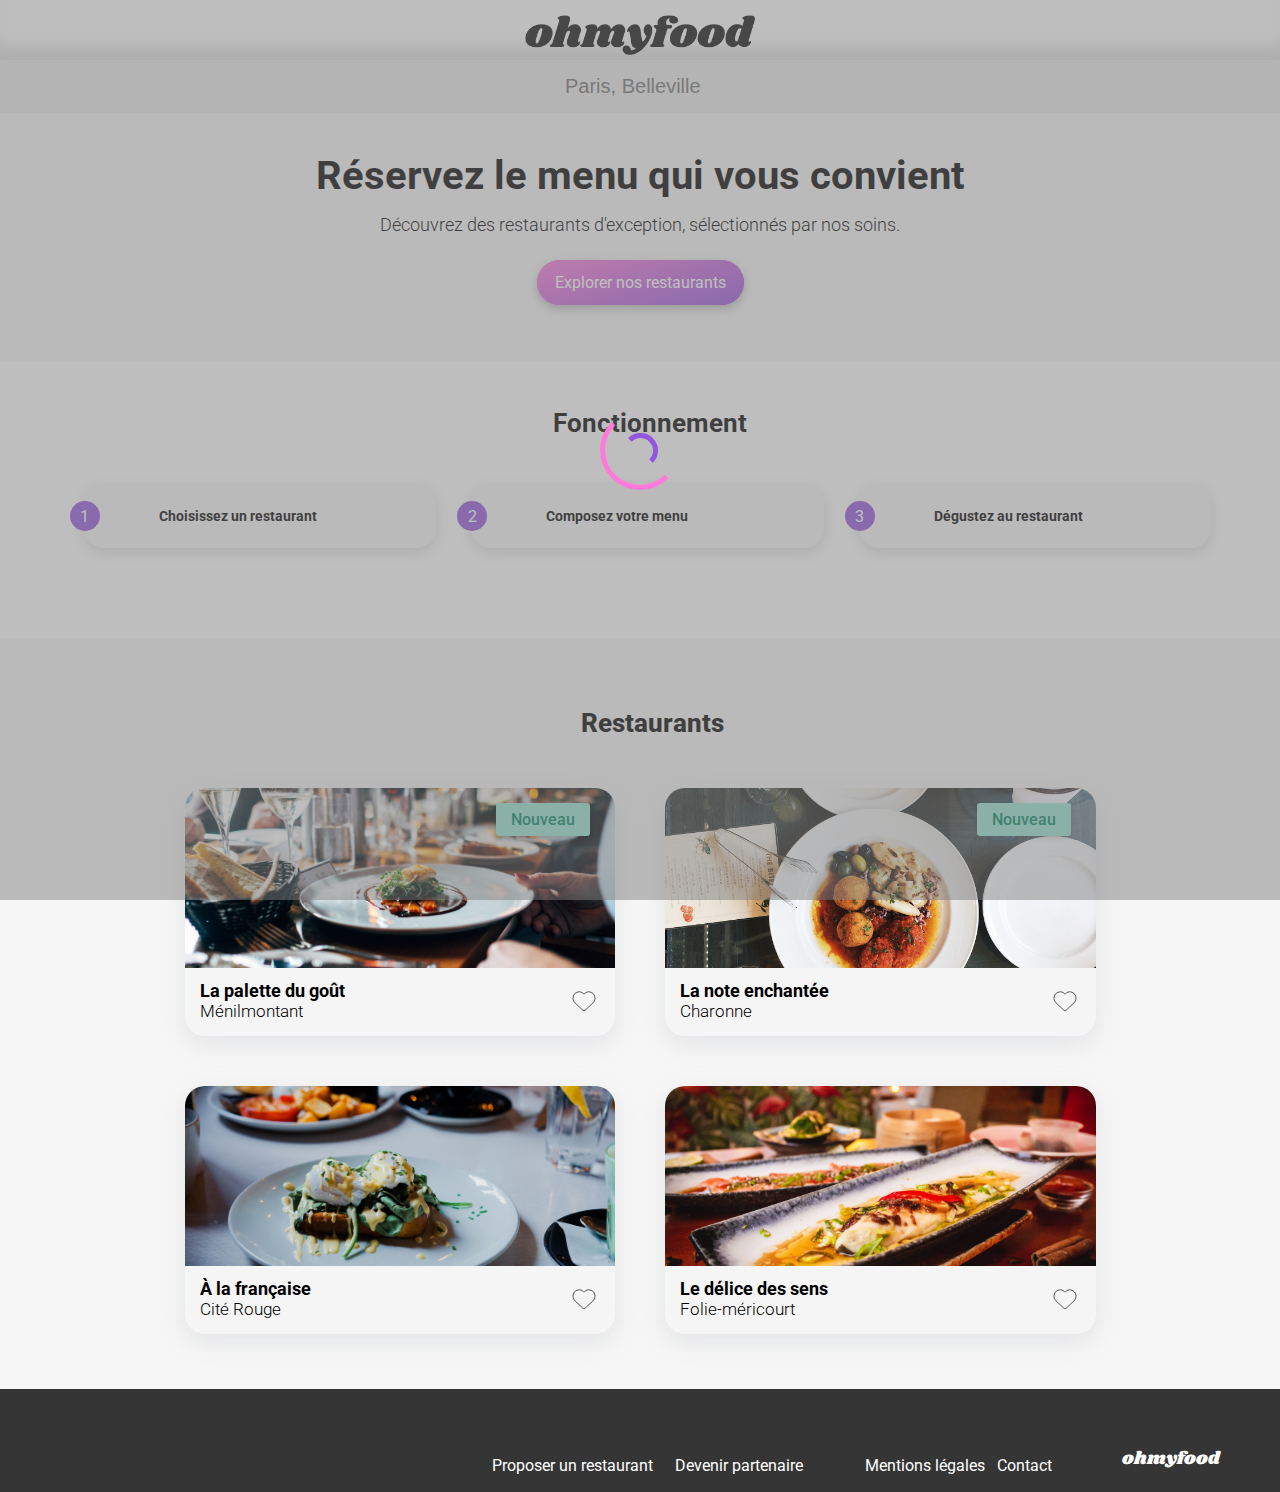
<file: index.html>
<!DOCTYPE html>
<html lang="fr">
<head>
    <meta charset="UTF-8">
    <meta name="viewport" content="width=device-width, initial-scale=1.0">
    <link rel="stylesheet" href="https://cdnjs.cloudflare.com/ajax/libs/font-awesome/6.2.1/css/all.min.css"
    integrity="sha512-MV7K8+y+gLIBoVD59lQIYicR65iaqukzvf/nwasF0nqhPay5w/9lJmVM2hMDcnK1OnMGCdVK+iQrJ7lzPJQd1w=="
    crossorigin="anonymous" referrerpolicy="no-referrer">
    <link rel="stylesheet" href="Sass/main.css">
    <title>Oh my food</title>
    <link rel="preconnect" href="https://fonts.googleapis.com">
    <link rel="preconnect" href="https://fonts.gstatic.com" crossorigin>
    <link rel="preconnect" href="https://fonts.googleapis.com">
    <link rel="preconnect" href="https://fonts.gstatic.com" crossorigin>
    <link href="https://fonts.googleapis.com/css2?family=Roboto:ital,wght@0,100;0,300;0,400;0,500;0,700;0,900;1,100;1,300;1,400;1,500;1,700;1,900&display=swap" rel="stylesheet">
    <link rel="preconnect" href="https://fonts.googleapis.com">
    <link rel="preconnect" href="https://fonts.gstatic.com" crossorigin>
    <link href="https://fonts.googleapis.com/css2?family=Shrikhand&display=swap" rel="stylesheet">
</head>

<body>
    <span class="loader"></span>
     
        
            <!--<div class="loader">         
            <i class="gros fas fa-circle-notch"></i>         
            <i class="petit fas fa-circle-notch"></i>     
        </div> -->
        
        <header class="header">
            
            <img class="header__logo" src="Assets/logo/ohmyfood.png" alt="logo">
            
        </header>
        
        <main>

           <form class="localisation">
                <i class="fa-solid fa-location-dot"></i>
                <input type="text" placeholder="Paris, Belleville" name="search">
            </form>
            
            
            <section class="explorer">
                
                <h1 class="explorer__titre" >Réservez le menu qui vous convient</h1>
                <p class="explorer__texte" >Découvrez des restaurants d'exception, sélectionnés par nos soins.</p>
                <a href="#restaurants__id" class="explorer__bouton animation__boutons" >Explorer nos restaurants</a>
                
            </section>
            
            
            <section class="fonctionnement">
                
                <h2 class="fonctionnement__titre" >Fonctionnement</h2>
                
                <div class="fonctionnement__menu">
                    
                    <article class="fonctionnement__card">
                        <div class="fonctionnement__numero"> 1 </div>
                        <span class="fonctionnement__icone" ><i class="fa-solid fa-mobile-screen-button"></i></span>
                        <h3 class="fonctionnement__texte" >Choisissez un restaurant</h3>
                    </article>
                    
                    <article class="fonctionnement__card">
                        <div class="fonctionnement__numero"> 2 </div>
                        <span class="fonctionnement__icone"><i class="fa-solid fa-list-ul"></i></span>
                        <h3 class="fonctionnement__texte">Composez votre menu</h3>
                    </article>
                    
                    <article class="fonctionnement__card">
                        <div class="fonctionnement__numero"> 3 </div>
                        <span class="fonctionnement__icone"><i class="fa-solid fa-store"></i></span>
                        <h3 class="fonctionnement__texte">Dégustez au restaurant</h3>
                    </article>
                    
                </div>
            </section>
            
            <section class="restaurants" id="restaurants__id">
                
                <h2 class="restaurants__titre" >Restaurants</h2>
                
                <div class="restaurants__card">
                    
                    <a href="restaurants/1La-palette-du-gout.html" class="restaurants__vignette">
                        <img class="restaurants__image" src="Assets/photos_restaurants/jay-wennington-N_Y88TWmGwA-unsplash.jpg" alt="La palette du goût">
                        <span class="restaurants__nouveau" >Nouveau</span>
                        
                        
                        <div class="restaurants__infos">
                            <div class="restaurants__texte">
                                <h3 class="restaurants__nom" >La palette du goût</h3>
                                <p class="restaurants__localisation" >Ménilmontant</p>
                            </div>
                            <div class="coeur">
                                <svg class="svg-inline--fa fa-heart anim" data-icon="heart" role="img" xmlns="http://www.w3.org/2000/svg" viewBox="0 0 512 512" width="">
                                <linearGradient id="myGradient" gradientTransform="rotate(90)">
                                    <stop offset="0%" stop-color="transparent" />
                                    <stop offset="100%" stop-color="transparent" />
                                </linearGradient>
                                <path fill="currentColor" 
                                d="M47.6 300.4L228.3 469.1c7.5 7 17.4 10.9 27.7 10.9s20.2-3.9 27.7-10.9L464.4 300.4c30.4-28.3 47.6-68 47.6-109.5v-5.8c0-69.9-50.5-129.5-119.4-141C347 
                                36.5 300.6 51.4 268 84L256 96 244 84c-32.6-32.6-79-47.5-124.6-39.9C50.5 55.6 0 115.2 0 185.1v5.8c0 41.5 17.2 81.2 47.6 109.5z"></path>
                            </svg>
                        </div>
                    </div>
                </a>
                
                <a href="restaurants/2La-note-enchantee.html" class="restaurants__vignette">
                    <img class="restaurants__image" src="Assets/photos_restaurants/stil-u2Lp8tXIcjw-unsplash.jpg" alt="La note enchantée">
                    <span class="restaurants__nouveau">Nouveau</span>
                    
                    <div class="restaurants__infos">
                        <div class="restaurants__texte">
                            <h3 class="restaurants__nom">La note enchantée</h3>
                            <p class="restaurants__localisation">Charonne</p>
                        </div>
                        <div class="coeur">
                            <svg class="svg-inline--fa fa-heart anim2" data-icon="heart" role="img" xmlns="http://www.w3.org/2000/svg" viewBox="0 0 512 512" width="">
                            <linearGradient id="myGradient2" gradientTransform="rotate(90)">
                                <stop offset="0%" stop-color="transparent" />
                                <stop offset="100%" stop-color="transparent" />
                            </linearGradient>
                            <path fill="currentColor" 
                            d="M47.6 300.4L228.3 469.1c7.5 7 17.4 10.9 27.7 10.9s20.2-3.9 27.7-10.9L464.4 300.4c30.4-28.3 47.6-68 47.6-109.5v-5.8c0-69.9-50.5-129.5-119.4-141C347 
                            36.5 300.6 51.4 268 84L256 96 244 84c-32.6-32.6-79-47.5-124.6-39.9C50.5 55.6 0 115.2 0 185.1v5.8c0 41.5 17.2 81.2 47.6 109.5z"></path>
                        </svg>
                    </div>
                </div>
            </a>
            
            <a href="restaurants/3A-la-francaise.html" class="restaurants__vignette">
                <img class="restaurants__image" src="Assets/photos_restaurants/toa-heftiba-DQKerTsQwi0-unsplash.jpg" alt="À la française">
                <div class="restaurants__infos">
                    <div class="restaurants__texte">
                        <h3 class="restaurants__nom">À la française</h3>
                        <p class="restaurants__localisation">Cité Rouge</p>                        
                    </div>
                    <div class="coeur">
                        <svg class="svg-inline--fa fa-heart anim3" data-icon="heart" role="img" xmlns="http://www.w3.org/2000/svg" viewBox="0 0 512 512" width="">
                        <linearGradient id="myGradient3" gradientTransform="rotate(90)">
                            <stop offset="0%" stop-color="transparent" />
                            <stop offset="100%" stop-color="transparent" />
                        </linearGradient>
                        <path fill="currentColor" 
                        d="M47.6 300.4L228.3 469.1c7.5 7 17.4 10.9 27.7 10.9s20.2-3.9 27.7-10.9L464.4 300.4c30.4-28.3 47.6-68 47.6-109.5v-5.8c0-69.9-50.5-129.5-119.4-141C347 
                        36.5 300.6 51.4 268 84L256 96 244 84c-32.6-32.6-79-47.5-124.6-39.9C50.5 55.6 0 115.2 0 185.1v5.8c0 41.5 17.2 81.2 47.6 109.5z"></path>
                    </svg>
                </div>
            </div>
        </a>
        
        <a href="restaurants/4Le-delice-des-sens.html" class="restaurants__vignette">
            <img class="restaurants__image" src="Assets/photos_restaurants/louis-hansel-shotsoflouis-qNBGVyOCY8Q-unsplash.jpg" alt="Le délice des sens">
            <div class="restaurants__infos">
                <div class="restaurants__texte">
                    <h3 class="restaurants__nom">Le délice des sens</h3>
                    <p class="restaurants__localisation">Folie-méricourt</p>                        
                </div>
                <div class="coeur">
                    <svg class="svg-inline--fa fa-heart anim4" data-icon="heart" role="img" xmlns="http://www.w3.org/2000/svg" viewBox="0 0 512 512" width="">
                    <linearGradient id="myGradient4" gradientTransform="rotate(90)">
                        <stop offset="0%" stop-color="transparent" />
                        <stop offset="100%" stop-color="transparent" />
                    </linearGradient>
                    <path fill="currentColor" 
                    d="M47.6 300.4L228.3 469.1c7.5 7 17.4 10.9 27.7 10.9s20.2-3.9 27.7-10.9L464.4 300.4c30.4-28.3 47.6-68 47.6-109.5v-5.8c0-69.9-50.5-129.5-119.4-141C347 
                    36.5 300.6 51.4 268 84L256 96 244 84c-32.6-32.6-79-47.5-124.6-39.9C50.5 55.6 0 115.2 0 185.1v5.8c0 41.5 17.2 81.2 47.6 109.5z"></path>
                </svg>
            </div>
        </div>                    
    </a>  
</div>            
</section>

</main>

<footer class="footer">
    <h3 class="footer__logo">ohmyfood</h3>
    <nav class="footer__menu">
        <a  href="">
            <i class="fa-solid fa-utensils"></i>Proposer un restaurant</a>
        
        <a href="">
            <i class="fa-solid fa-handshake-angle"></i>Devenir partenaire</a>
        
        <a class="footer__mentions" href="">Mentions légales</a>
        
        <a href="mailto:contact@ohmyfood.com">Contact</a>
    </nav>
    
</footer>

</body>
</html>
</file>
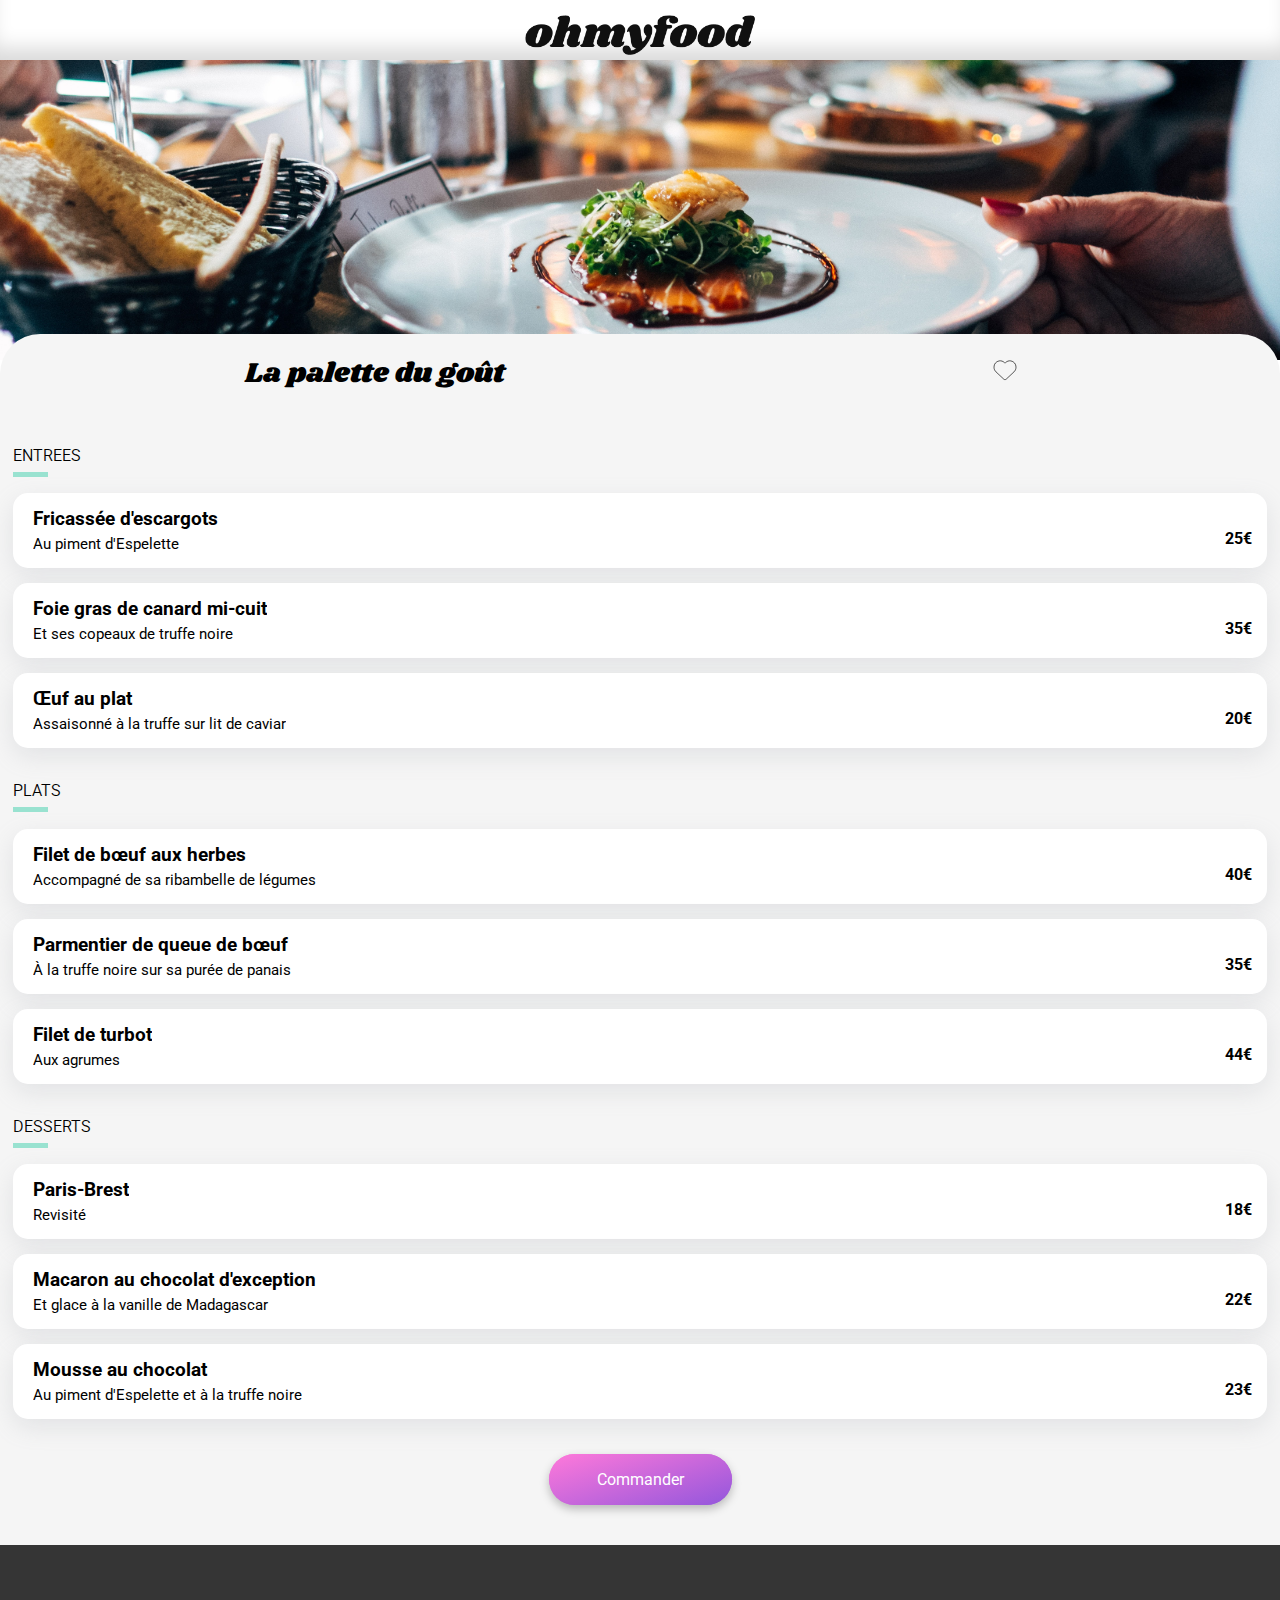
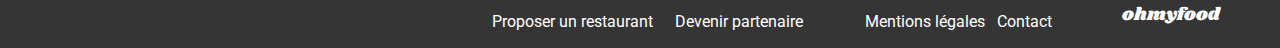
<file: restaurants/1La-palette-du-gout.html>
<!DOCTYPE html>
<html lang="fr">
<head>
    
    <meta charset="UTF-8">
    <meta name="viewport" content="width=device-width, initial-scale=1.0">
    <link rel="stylesheet" href="https://cdnjs.cloudflare.com/ajax/libs/font-awesome/6.2.1/css/all.min.css"
    integrity="sha512-MV7K8+y+gLIBoVD59lQIYicR65iaqukzvf/nwasF0nqhPay5w/9lJmVM2hMDcnK1OnMGCdVK+iQrJ7lzPJQd1w=="
    crossorigin="anonymous" referrerpolicy="no-referrer">
    <link rel="stylesheet" href="../Sass/main.css">
    
    <link rel="preconnect" href="https://fonts.googleapis.com">
    <link rel="preconnect" href="https://fonts.gstatic.com" crossorigin>
    <link rel="preconnect" href="https://fonts.googleapis.com">
    <link rel="preconnect" href="https://fonts.gstatic.com" crossorigin>
    <link href="https://fonts.googleapis.com/css2?family=Roboto:ital,wght@0,100;0,300;0,400;0,500;0,700;0,900;1,100;1,300;1,400;1,500;1,700;1,900&display=swap" rel="stylesheet">
    <link rel="preconnect" href="https://fonts.googleapis.com">
    <link rel="preconnect" href="https://fonts.gstatic.com" crossorigin>
    <link href="https://fonts.googleapis.com/css2?family=Shrikhand&display=swap" rel="stylesheet">
    <title>La palette du goût</title>
</head>


<body>
    
    <header class="header">
        <a href="../index.html"><i class="fa-solid fa-arrow-left"></i></a>
        <img class="header__logo" src="../Assets/logo/ohmyfood.png" alt="">
    </header>
    
    <main>
        
        <img class="menu__photo" src="../Assets/photos_restaurants/jay-wennington-N_Y88TWmGwA-unsplash.jpg" alt="La palette du goût">
        
        <section class="menu">            
            
            <div class="menu__titre">
                <h1>La palette du goût</h1>
                <div class="coeur">
                    <svg class="svg-inline--fa fa-heart anim"
                    id="heart"
                    data-icon="heart" role="img" xmlns="http://www.w3.org/2000/svg" viewBox="0 0 512 512" width="">
                    <linearGradient id="myGradient" gradientTransform="rotate(90)">
                        <stop offset="0%" stop-color="transparent" />
                        <stop offset="100%" stop-color="transparent" />
                    </linearGradient>
                    <path fill="currentColor" 
                    d="M47.6 300.4L228.3 469.1c7.5 7 17.4 10.9 27.7 10.9s20.2-3.9 27.7-10.9L464.4 300.4c30.4-28.3 47.6-68 47.6-109.5v-5.8c0-69.9-50.5-129.5-119.4-141C347 
                    36.5 300.6 51.4 268 84L256 96 244 84c-32.6-32.6-79-47.5-124.6-39.9C50.5 55.6 0 115.2 0 185.1v5.8c0 41.5 17.2 81.2 47.6 109.5z"></path>
                </svg>
            </div>
            
        </div>
        
        
        <div class="menus">
            
            <section class="menus__complets entrees">
                <h2 class="menus__titre">ENTREES</h2>
                
                <article class="menus__cartes card">
                    <div class="menus__infos ">
                        <div class="menus__textes">
                            <h3 class="menus__plats">Fricassée d'escargots</h3>
                            <p class="menus__details">Au piment d'Espelette</p>   
                        </div>  
                        <div class="menus__check">                                                     
                            <p class="menus__prix">25€</p>                          
                                                        
                            <div class="menus__animation">
                                <svg xmlns="http://www.w3.org/2000/svg" width="21" height="21" viewBox="0 0 21 21" fill="none">
                                    <path d="M20.0847 10.9656C20.0847 16.4884 15.6076 20.9656 10.0847 20.9656C4.56185 20.9656 0.0847168 16.4884 0.0847168 10.9656C0.0847168 5.44271 4.56185 0.965576 10.0847 0.965576C15.6076 0.965576 20.0847 5.44271 20.0847 10.9656ZM8.92802 16.2605L16.3474 8.84114C16.5993 8.5892 16.5993 8.1807 16.3474 7.92876L15.435 7.01638C15.1831 6.76441 14.7746 6.76441 14.5226 7.01638L8.47181 13.0671L5.64685 10.2421C5.39492 9.99021 4.98641 9.99021 4.73443 10.2421L3.82206 11.1545C3.57012 11.4065 3.57012 11.815 3.82206 12.0669L8.0156 16.2605C8.26758 16.5124 8.67605 16.5124 8.92802 16.2605Z" 
                                    fill="white"/>
                                </svg>
                            </div>    
                        </div>      
                    </div>                       
                </article>
                
                <article class="menus__cartes card">
                    <div class="menus__infos ">
                        <div class="menus__textes">
                            <h3 class="menus__plats">Foie gras de canard mi-cuit</h3>
                            <p class="menus__details">Et ses copeaux de truffe noire</p>
                            
                        </div> 
                        <div class="menus__check">
                            <p class="menus__prix">35€</p>
                            <div class="menus__animation">
                                <svg xmlns="http://www.w3.org/2000/svg" width="21" height="21" viewBox="0 0 21 21" fill="none">
                                    <path d="M20.0847 10.9656C20.0847 16.4884 15.6076 20.9656 10.0847 20.9656C4.56185 20.9656 0.0847168 16.4884 0.0847168 10.9656C0.0847168 5.44271 4.56185 0.965576 10.0847 0.965576C15.6076 0.965576 20.0847 5.44271 20.0847 10.9656ZM8.92802 16.2605L16.3474 8.84114C16.5993 8.5892 16.5993 8.1807 16.3474 7.92876L15.435 7.01638C15.1831 6.76441 14.7746 6.76441 14.5226 7.01638L8.47181 13.0671L5.64685 10.2421C5.39492 9.99021 4.98641 9.99021 4.73443 10.2421L3.82206 11.1545C3.57012 11.4065 3.57012 11.815 3.82206 12.0669L8.0156 16.2605C8.26758 16.5124 8.67605 16.5124 8.92802 16.2605Z" 
                                    fill="white"/>
                                </svg>        
                                
                            </div>
                        </div>
                    </div>
                </article>
                
                <article class="menus__cartes card">
                    <div class="menus__infos ">
                        <div class="menus__textes ">
                            <h3 class="menus__plats">Œuf au plat</h3>
                            <p class="menus__details">Assaisonné à la truffe sur lit de caviar</p>
                            
                        </div>
                        <div class="menus__check">
                            <p class="menus__prix">20€</p>
                            <div class="menus__animation">
                                <svg xmlns="http://www.w3.org/2000/svg" width="21" height="21" viewBox="0 0 21 21" fill="none">
                                    <path d="M20.0847 10.9656C20.0847 16.4884 15.6076 20.9656 10.0847 20.9656C4.56185 20.9656 0.0847168 16.4884 0.0847168 10.9656C0.0847168 5.44271 4.56185 0.965576 10.0847 0.965576C15.6076 0.965576 20.0847 5.44271 20.0847 10.9656ZM8.92802 16.2605L16.3474 8.84114C16.5993 8.5892 16.5993 8.1807 16.3474 7.92876L15.435 7.01638C15.1831 6.76441 14.7746 6.76441 14.5226 7.01638L8.47181 13.0671L5.64685 10.2421C5.39492 9.99021 4.98641 9.99021 4.73443 10.2421L3.82206 11.1545C3.57012 11.4065 3.57012 11.815 3.82206 12.0669L8.0156 16.2605C8.26758 16.5124 8.67605 16.5124 8.92802 16.2605Z" 
                                    fill="white"/>
                                </svg>        
                                
                            </div>
                        </div>
                    </div>
                </article>
                
            </section>
            
            <section class="menus__complets plats">
                <h2 class="menus__titre">PLATS</h2>
                
                <article class="menus__cartes card">
                    <div class="menus__infos ">
                        <div class="menus__textes">
                            <h3 class="menus__plats">Filet de bœuf aux herbes</h3>
                            <p class="menus__details">Accompagné de sa ribambelle de légumes</p>                                
                        </div>
                        <div class="menus__check">
                            <p class="menus__prix">40€</p>
                            <div class="menus__animation">
                                <svg  xmlns="http://www.w3.org/2000/svg" width="21" height="21" viewBox="0 0 21 21" fill="none">
                                    <path d="M20.0847 10.9656C20.0847 16.4884 15.6076 20.9656 10.0847 20.9656C4.56185 20.9656 0.0847168 16.4884 0.0847168 10.9656C0.0847168 5.44271 4.56185 0.965576 10.0847 0.965576C15.6076 0.965576 20.0847 5.44271 20.0847 10.9656ZM8.92802 16.2605L16.3474 8.84114C16.5993 8.5892 16.5993 8.1807 16.3474 7.92876L15.435 7.01638C15.1831 6.76441 14.7746 6.76441 14.5226 7.01638L8.47181 13.0671L5.64685 10.2421C5.39492 9.99021 4.98641 9.99021 4.73443 10.2421L3.82206 11.1545C3.57012 11.4065 3.57012 11.815 3.82206 12.0669L8.0156 16.2605C8.26758 16.5124 8.67605 16.5124 8.92802 16.2605Z" 
                                    fill="white"/>
                                </svg>        
                                
                            </div>
                        </div>
                    </div>
                </article>
                
                <article class="menus__cartes card">
                    <div class="menus__infos ">
                        <div class="menus__textes">
                            <h3 class="menus__plats">Parmentier de queue de bœuf</h3>
                            <p class="menus__details">À la truffe noire sur sa purée de panais</p>
                        </div>
                        <div class="menus__check">
                            <p class="menus__prix">35€</p>
                            <div class="menus__animation">
                                <svg xmlns="http://www.w3.org/2000/svg" width="21" height="21" viewBox="0 0 21 21" fill="none">
                                    <path d="M20.0847 10.9656C20.0847 16.4884 15.6076 20.9656 10.0847 20.9656C4.56185 20.9656 0.0847168 16.4884 0.0847168 10.9656C0.0847168 5.44271 4.56185 0.965576 10.0847 0.965576C15.6076 0.965576 20.0847 5.44271 20.0847 10.9656ZM8.92802 16.2605L16.3474 8.84114C16.5993 8.5892 16.5993 8.1807 16.3474 7.92876L15.435 7.01638C15.1831 6.76441 14.7746 6.76441 14.5226 7.01638L8.47181 13.0671L5.64685 10.2421C5.39492 9.99021 4.98641 9.99021 4.73443 10.2421L3.82206 11.1545C3.57012 11.4065 3.57012 11.815 3.82206 12.0669L8.0156 16.2605C8.26758 16.5124 8.67605 16.5124 8.92802 16.2605Z" 
                                    fill="white"/>
                                </svg>        
                                
                            </div>
                        </div>
                    </div>
                </article>
                
                <article class="menus__cartes card">
                    <div class="menus__infos ">
                        <div class="menus__textes">
                            <h3 class="menus__plats">Filet de turbot</h3>
                            <p class="menus__details">Aux agrumes</p>                                
                        </div>
                        <div class="menus__check">
                            <p class="menus__prix">44€</p>
                            <div class="menus__animation">
                                <svg xmlns="http://www.w3.org/2000/svg" width="21" height="21" viewBox="0 0 21 21" fill="none">
                                    <path d="M20.0847 10.9656C20.0847 16.4884 15.6076 20.9656 10.0847 20.9656C4.56185 20.9656 0.0847168 16.4884 0.0847168 10.9656C0.0847168 5.44271 4.56185 0.965576 10.0847 0.965576C15.6076 0.965576 20.0847 5.44271 20.0847 10.9656ZM8.92802 16.2605L16.3474 8.84114C16.5993 8.5892 16.5993 8.1807 16.3474 7.92876L15.435 7.01638C15.1831 6.76441 14.7746 6.76441 14.5226 7.01638L8.47181 13.0671L5.64685 10.2421C5.39492 9.99021 4.98641 9.99021 4.73443 10.2421L3.82206 11.1545C3.57012 11.4065 3.57012 11.815 3.82206 12.0669L8.0156 16.2605C8.26758 16.5124 8.67605 16.5124 8.92802 16.2605Z" 
                                    fill="white"/>
                                </svg>        
                                
                            </div>
                        </div>
                    </div>
                </article>
                
            </section>
            
            <section class="menus__complets desserts">
                <h2 class="menus__titre">DESSERTS</h2>
                
                <article class="menus__cartes card">
                    <div class="menus__infos ">
                        <div class="menus__textes"> 
                            <h3 class="menus__plats">Paris-Brest</h3>
                            <p class="menus__details">Revisité</p>                                
                        </div>
                        <div class="menus__check">
                            <p class="menus__prix">18€</p>
                            <div class="menus__animation">
                                <svg class="menus__logo" xmlns="http://www.w3.org/2000/svg" width="21" height="21" viewBox="0 0 21 21" fill="none">
                                    <path d="M20.0847 10.9656C20.0847 16.4884 15.6076 20.9656 10.0847 20.9656C4.56185 20.9656 0.0847168 16.4884 0.0847168 10.9656C0.0847168 5.44271 4.56185 0.965576 10.0847 0.965576C15.6076 0.965576 20.0847 5.44271 20.0847 10.9656ZM8.92802 16.2605L16.3474 8.84114C16.5993 8.5892 16.5993 8.1807 16.3474 7.92876L15.435 7.01638C15.1831 6.76441 14.7746 6.76441 14.5226 7.01638L8.47181 13.0671L5.64685 10.2421C5.39492 9.99021 4.98641 9.99021 4.73443 10.2421L3.82206 11.1545C3.57012 11.4065 3.57012 11.815 3.82206 12.0669L8.0156 16.2605C8.26758 16.5124 8.67605 16.5124 8.92802 16.2605Z" 
                                    fill="white"/>
                                </svg>        
                                
                            </div>
                        </div>
                    </div>
                </article>
                
                <article class="menus__cartes card">
                    <div class="menus__infos ">
                        <div class="menus__textes">
                            <h3 class="menus__plats">Macaron au chocolat d'exception</h3>
                            <p class="menus__details">Et glace à la vanille de Madagascar</p>                                
                        </div>
                        <div class="menus__check">
                            <p class="menus__prix">22€</p>
                            <div class="menus__animation">
                                <svg  xmlns="http://www.w3.org/2000/svg" width="21" height="21" viewBox="0 0 21 21" fill="none">
                                    <path d="M20.0847 10.9656C20.0847 16.4884 15.6076 20.9656 10.0847 20.9656C4.56185 20.9656 0.0847168 16.4884 0.0847168 10.9656C0.0847168 5.44271 4.56185 0.965576 10.0847 0.965576C15.6076 0.965576 20.0847 5.44271 20.0847 10.9656ZM8.92802 16.2605L16.3474 8.84114C16.5993 8.5892 16.5993 8.1807 16.3474 7.92876L15.435 7.01638C15.1831 6.76441 14.7746 6.76441 14.5226 7.01638L8.47181 13.0671L5.64685 10.2421C5.39492 9.99021 4.98641 9.99021 4.73443 10.2421L3.82206 11.1545C3.57012 11.4065 3.57012 11.815 3.82206 12.0669L8.0156 16.2605C8.26758 16.5124 8.67605 16.5124 8.92802 16.2605Z" 
                                    fill="white"/>
                                </svg>        
                                
                            </div>
                        </div>
                    </div>
                </article>
                
                <article class="menus__cartes card">
                    <div class="menus__infos ">
                        <div class="menus__textes">
                            <h3 class="menus__plats">Mousse au chocolat</h3>
                            <p class="menus__details">Au piment d'Espelette et à la truffe noire</p>                                
                        </div>
                        <div class="menus__check">
                            <p class="menus__prix">23€</p>
                            
                            <div class="menus__animation">
                                <svg xmlns="http://www.w3.org/2000/svg" width="21" height="21" viewBox="0 0 21 21" fill="none">
                                    <path d="M20.0847 10.9656C20.0847 16.4884 15.6076 20.9656 10.0847 20.9656C4.56185 20.9656 0.0847168 16.4884 0.0847168 10.9656C0.0847168 5.44271 4.56185 0.965576 10.0847 0.965576C15.6076 0.965576 20.0847 5.44271 20.0847 10.9656ZM8.92802 16.2605L16.3474 8.84114C16.5993 8.5892 16.5993 8.1807 16.3474 7.92876L15.435 7.01638C15.1831 6.76441 14.7746 6.76441 14.5226 7.01638L8.47181 13.0671L5.64685 10.2421C5.39492 9.99021 4.98641 9.99021 4.73443 10.2421L3.82206 11.1545C3.57012 11.4065 3.57012 11.815 3.82206 12.0669L8.0156 16.2605C8.26758 16.5124 8.67605 16.5124 8.92802 16.2605Z" 
                                    fill="white"/>
                                </svg>        
                                
                            </div>
                        </div>
                    </div>
                </article>
            </section>
            
        </div>
        
        <a href="" class="commander animation__boutons" >Commander</a>
        
    </section>
    
</main>

<footer class="footer">
    <h3 class="footer__logo">ohmyfood</h3>
    <nav class="footer__menu">
        <a href=""><i class="fa-solid fa-utensils"></i>
            Proposer un restaurant</a>
            
            <a href=""><i class="fa-solid fa-handshake-angle"></i>
                Devenir partenaire</a>
                
                <a class="footer__mentions" href="">Mentions légales</a>
                
                <a href="mailto:contact@ohmyfood.com">Contact</a>
            </nav>
            
        </footer>
    </body>
</file>
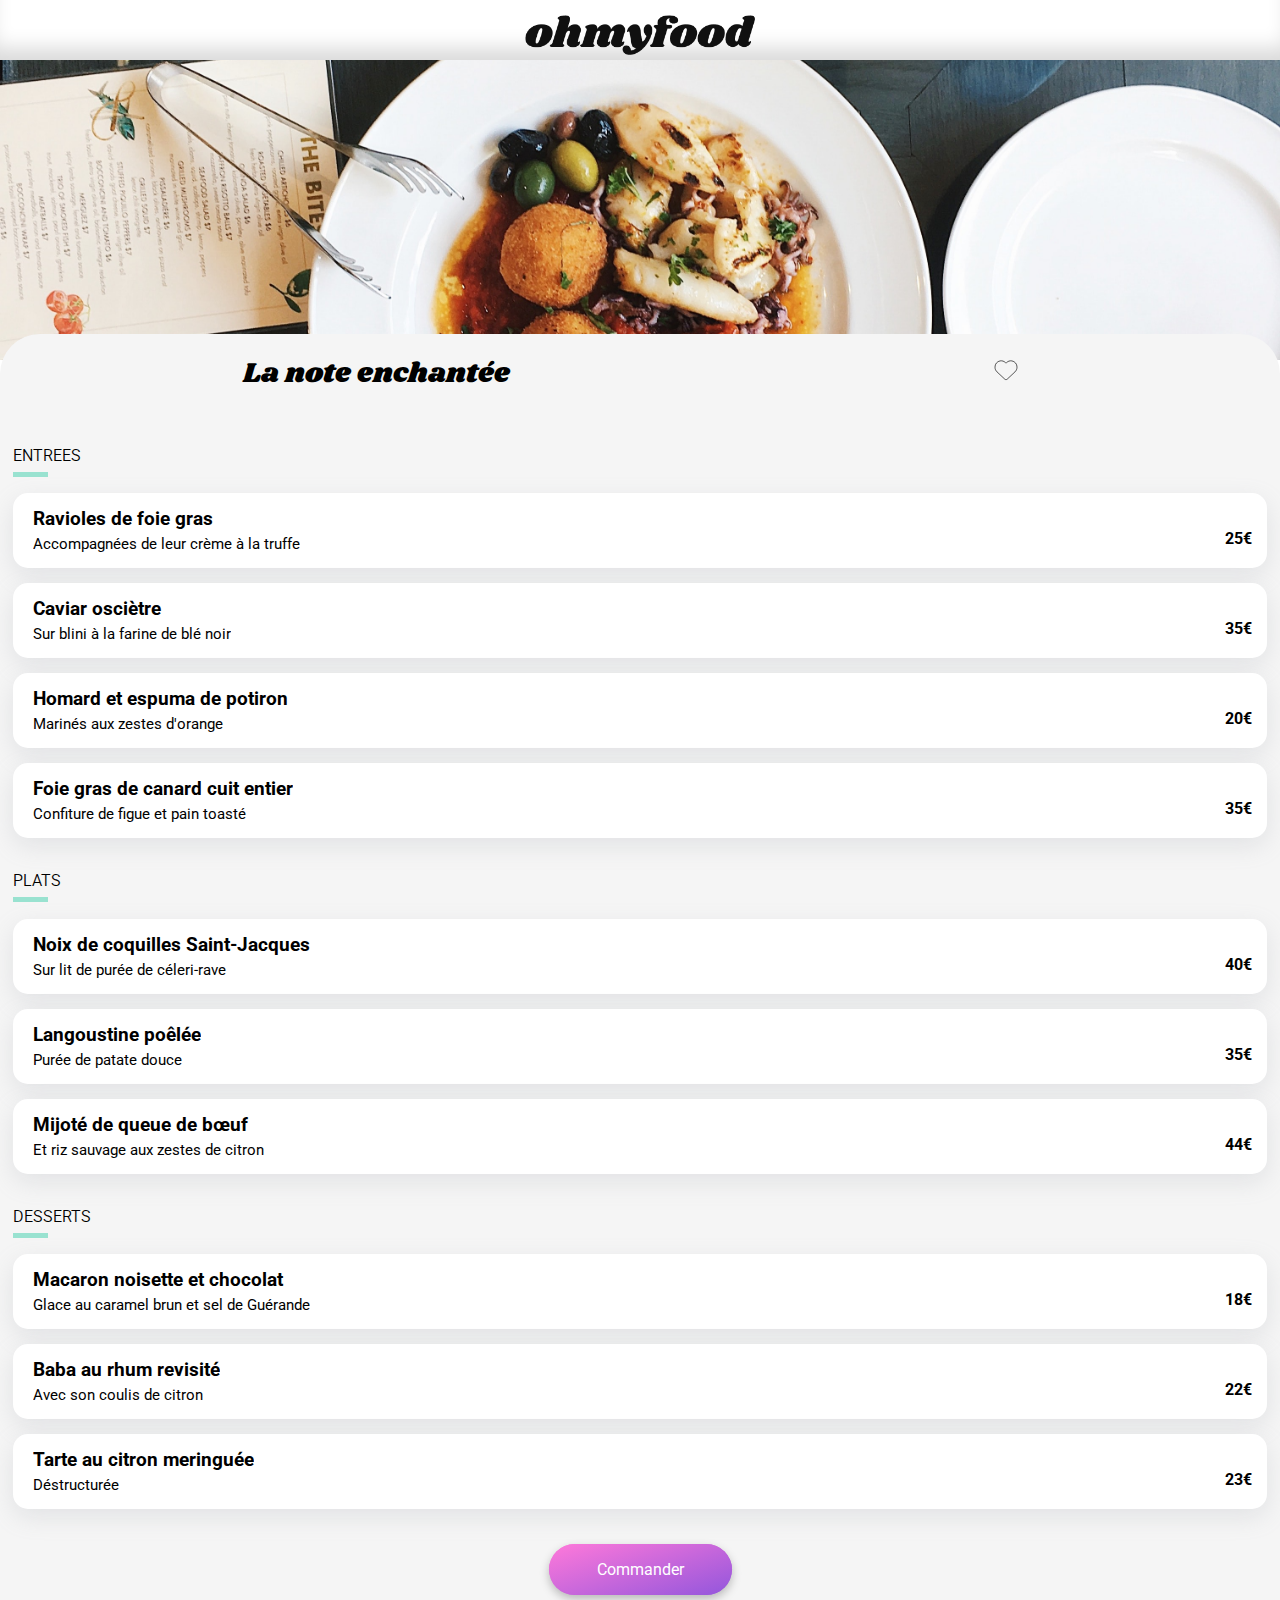
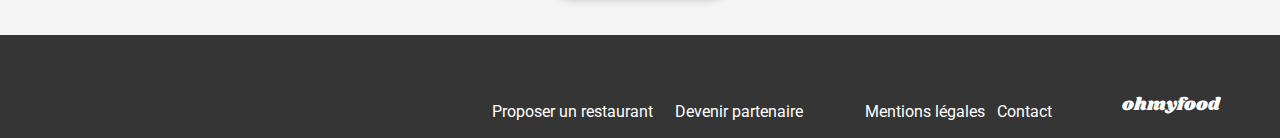
<file: restaurants/2La-note-enchantee.html>
<!DOCTYPE html>
<html lang="fr">
<head>
    <meta charset="UTF-8">
    <meta name="viewport" content="width=device-width, initial-scale=1.0">
    <link rel="stylesheet" href="https://cdnjs.cloudflare.com/ajax/libs/font-awesome/6.2.1/css/all.min.css"
    integrity="sha512-MV7K8+y+gLIBoVD59lQIYicR65iaqukzvf/nwasF0nqhPay5w/9lJmVM2hMDcnK1OnMGCdVK+iQrJ7lzPJQd1w=="
    crossorigin="anonymous" referrerpolicy="no-referrer">
    <link rel="stylesheet" href="../Sass/main.css">
    <link rel="preconnect" href="https://fonts.googleapis.com">
    <link rel="preconnect" href="https://fonts.gstatic.com" crossorigin>
    <link rel="preconnect" href="https://fonts.googleapis.com">
    <link rel="preconnect" href="https://fonts.gstatic.com" crossorigin>
    <link href="https://fonts.googleapis.com/css2?family=Roboto:ital,wght@0,100;0,300;0,400;0,500;0,700;0,900;1,100;1,300;1,400;1,500;1,700;1,900&display=swap" rel="stylesheet">
    <link rel="preconnect" href="https://fonts.googleapis.com">
    <link rel="preconnect" href="https://fonts.gstatic.com" crossorigin>
    <link href="https://fonts.googleapis.com/css2?family=Shrikhand&display=swap" rel="stylesheet">
    <title>La note enchantée</title>
    
</head>

<body>
    
    <header class="header">
        <a href="../index.html"><i class="fa-solid fa-arrow-left"></i></a>
        <img class="header__logo" src="../Assets/logo/ohmyfood.png" alt="">
    </header>
    
    <main>
        
        <img class="menu__photo" src="../Assets/photos_restaurants/stil-u2Lp8tXIcjw-unsplash.jpg" alt="">
        
        
        <section class="menu">
            
            <div class="menu__titre">
                <h1>La note enchantée</h1>
                <div class="coeur">
                    <svg class="svg-inline--fa fa-heart anim"
                    id="heart"
                    data-icon="heart" role="img" xmlns="http://www.w3.org/2000/svg" viewBox="0 0 512 512" width="">
                    <linearGradient id="myGradient" gradientTransform="rotate(90)">
                        <stop offset="0%" stop-color="transparent" />
                        <stop offset="100%" stop-color="transparent" />
                    </linearGradient>
                    <path fill="currentColor" 
                    d="M47.6 300.4L228.3 469.1c7.5 7 17.4 10.9 27.7 10.9s20.2-3.9 27.7-10.9L464.4 300.4c30.4-28.3 47.6-68 47.6-109.5v-5.8c0-69.9-50.5-129.5-119.4-141C347 
                    36.5 300.6 51.4 268 84L256 96 244 84c-32.6-32.6-79-47.5-124.6-39.9C50.5 55.6 0 115.2 0 185.1v5.8c0 41.5 17.2 81.2 47.6 109.5z"></path>
                </svg>
            </div>
            
        </div>
        
        
        <div class="menus"> 
            
            <section class="menus__complets entrees">
                <h2 class="menus__titre">ENTREES</h2>
                
                <article class="menus__cartes card">
                    <div class="menus__infos">
                        <div class="menus__textes">
                            <h3 class="menus__plats">Ravioles de foie gras</h3>
                            <p class="menus__details">Accompagnées de leur crème à la truffe</p>
                            
                        </div>
                        <div class="menus__check">
                            <p class="menus__prix">25€</p>
                            <div class="menus__animation">
                                <svg xmlns="http://www.w3.org/2000/svg" width="21" height="21" viewBox="0 0 21 21" fill="none">
                                    <path d="M20.0847 10.9656C20.0847 16.4884 15.6076 20.9656 10.0847 20.9656C4.56185 20.9656 0.0847168 16.4884 0.0847168 10.9656C0.0847168 5.44271 4.56185 0.965576 10.0847 0.965576C15.6076 0.965576 20.0847 5.44271 20.0847 10.9656ZM8.92802 16.2605L16.3474 8.84114C16.5993 8.5892 16.5993 8.1807 16.3474 7.92876L15.435 7.01638C15.1831 6.76441 14.7746 6.76441 14.5226 7.01638L8.47181 13.0671L5.64685 10.2421C5.39492 9.99021 4.98641 9.99021 4.73443 10.2421L3.82206 11.1545C3.57012 11.4065 3.57012 11.815 3.82206 12.0669L8.0156 16.2605C8.26758 16.5124 8.67605 16.5124 8.92802 16.2605Z" 
                                    fill="white"/>
                                </svg>
                            </div>  
                        </div>
                    </div>
                </article>
                
                <article class="menus__cartes card">
                    <div class="menus__infos">
                        <div class="menus__textes">
                            <h3 class="menus__plats">Caviar osciètre</h3>
                            <p class="menus__details">Sur blini à la farine de blé noir</p>
                            
                        </div>
                        <div class="menus__check">
                            <p class="menus__prix">35€</p>
                            <div class="menus__animation">
                                <svg xmlns="http://www.w3.org/2000/svg" width="21" height="21" viewBox="0 0 21 21" fill="none">
                                    <path d="M20.0847 10.9656C20.0847 16.4884 15.6076 20.9656 10.0847 20.9656C4.56185 20.9656 0.0847168 16.4884 0.0847168 10.9656C0.0847168 5.44271 4.56185 0.965576 10.0847 0.965576C15.6076 0.965576 20.0847 5.44271 20.0847 10.9656ZM8.92802 16.2605L16.3474 8.84114C16.5993 8.5892 16.5993 8.1807 16.3474 7.92876L15.435 7.01638C15.1831 6.76441 14.7746 6.76441 14.5226 7.01638L8.47181 13.0671L5.64685 10.2421C5.39492 9.99021 4.98641 9.99021 4.73443 10.2421L3.82206 11.1545C3.57012 11.4065 3.57012 11.815 3.82206 12.0669L8.0156 16.2605C8.26758 16.5124 8.67605 16.5124 8.92802 16.2605Z" 
                                    fill="white"/>
                                </svg>
                            </div>  
                        </div>
                    </div>
                </article>
                
                <article class="menus__cartes card">
                    <div class="menus__infos">
                        <div class="menus__textes">
                            <h3 class="menus__plats">Homard et espuma de potiron</h3>
                            <p class="menus__details">Marinés aux zestes d'orange</p>
                            
                        </div>
                        <div class="menus__check">
                            <p class="menus__prix">20€</p>
                            <div class="menus__animation">
                                <svg xmlns="http://www.w3.org/2000/svg" width="21" height="21" viewBox="0 0 21 21" fill="none">
                                    <path d="M20.0847 10.9656C20.0847 16.4884 15.6076 20.9656 10.0847 20.9656C4.56185 20.9656 0.0847168 16.4884 0.0847168 10.9656C0.0847168 5.44271 4.56185 0.965576 10.0847 0.965576C15.6076 0.965576 20.0847 5.44271 20.0847 10.9656ZM8.92802 16.2605L16.3474 8.84114C16.5993 8.5892 16.5993 8.1807 16.3474 7.92876L15.435 7.01638C15.1831 6.76441 14.7746 6.76441 14.5226 7.01638L8.47181 13.0671L5.64685 10.2421C5.39492 9.99021 4.98641 9.99021 4.73443 10.2421L3.82206 11.1545C3.57012 11.4065 3.57012 11.815 3.82206 12.0669L8.0156 16.2605C8.26758 16.5124 8.67605 16.5124 8.92802 16.2605Z" 
                                    fill="white"/>
                                </svg>
                            </div>  
                        </div>
                    </div>
                </article>
                
                <article class="menus__cartes card">
                    <div class="menus__infos">
                        <div class="menus__textes">
                            <h3 class="menus__plats">Foie gras de canard cuit entier</h3>
                            <p class="menus__details">Confiture de figue et pain toasté</p>
                            
                        </div>
                        <div class="menus__check">
                            <p class="menus__prix">35€</p>
                            <div class="menus__animation">
                                <svg xmlns="http://www.w3.org/2000/svg" width="21" height="21" viewBox="0 0 21 21" fill="none">
                                    <path d="M20.0847 10.9656C20.0847 16.4884 15.6076 20.9656 10.0847 20.9656C4.56185 20.9656 0.0847168 16.4884 0.0847168 10.9656C0.0847168 5.44271 4.56185 0.965576 10.0847 0.965576C15.6076 0.965576 20.0847 5.44271 20.0847 10.9656ZM8.92802 16.2605L16.3474 8.84114C16.5993 8.5892 16.5993 8.1807 16.3474 7.92876L15.435 7.01638C15.1831 6.76441 14.7746 6.76441 14.5226 7.01638L8.47181 13.0671L5.64685 10.2421C5.39492 9.99021 4.98641 9.99021 4.73443 10.2421L3.82206 11.1545C3.57012 11.4065 3.57012 11.815 3.82206 12.0669L8.0156 16.2605C8.26758 16.5124 8.67605 16.5124 8.92802 16.2605Z" 
                                    fill="white"/>
                                </svg>
                            </div>  
                        </div>
                    </div>
                </article>
                
            </section>
            
            <section class="menus__complets plats">
                <h2 class="menus__titre">PLATS</h2>
                
                <article class="menus__cartes card">
                    <div class="menus__infos">
                        <div class="menus__textes">
                            <h3 class="menus__plats">Noix de coquilles Saint-Jacques</h3>
                            <p class="menus__details">Sur lit de purée de céleri-rave</p>
                            
                        </div>
                        <div class="menus__check">
                            <p class="menus__prix">40€</p>
                            <div class="menus__animation">
                                <svg xmlns="http://www.w3.org/2000/svg" width="21" height="21" viewBox="0 0 21 21" fill="none">
                                    <path d="M20.0847 10.9656C20.0847 16.4884 15.6076 20.9656 10.0847 20.9656C4.56185 20.9656 0.0847168 16.4884 0.0847168 10.9656C0.0847168 5.44271 4.56185 0.965576 10.0847 0.965576C15.6076 0.965576 20.0847 5.44271 20.0847 10.9656ZM8.92802 16.2605L16.3474 8.84114C16.5993 8.5892 16.5993 8.1807 16.3474 7.92876L15.435 7.01638C15.1831 6.76441 14.7746 6.76441 14.5226 7.01638L8.47181 13.0671L5.64685 10.2421C5.39492 9.99021 4.98641 9.99021 4.73443 10.2421L3.82206 11.1545C3.57012 11.4065 3.57012 11.815 3.82206 12.0669L8.0156 16.2605C8.26758 16.5124 8.67605 16.5124 8.92802 16.2605Z" 
                                    fill="white"/>
                                </svg>
                            </div>  
                        </div>
                        
                    </div>
                </article>
                
                <article class="menus__cartes card">
                    <div class="menus__infos">
                        <div class="menus__textes">
                            <h3 class="menus__plats">Langoustine poêlée</h3>
                            <p class="menus__details">Purée de patate douce</p>
                            
                        </div>
                        <div class="menus__check">
                            <p class="menus__prix">35€</p>
                            <div class="menus__animation">
                                <svg xmlns="http://www.w3.org/2000/svg" width="21" height="21" viewBox="0 0 21 21" fill="none">
                                    <path d="M20.0847 10.9656C20.0847 16.4884 15.6076 20.9656 10.0847 20.9656C4.56185 20.9656 0.0847168 16.4884 0.0847168 10.9656C0.0847168 5.44271 4.56185 0.965576 10.0847 0.965576C15.6076 0.965576 20.0847 5.44271 20.0847 10.9656ZM8.92802 16.2605L16.3474 8.84114C16.5993 8.5892 16.5993 8.1807 16.3474 7.92876L15.435 7.01638C15.1831 6.76441 14.7746 6.76441 14.5226 7.01638L8.47181 13.0671L5.64685 10.2421C5.39492 9.99021 4.98641 9.99021 4.73443 10.2421L3.82206 11.1545C3.57012 11.4065 3.57012 11.815 3.82206 12.0669L8.0156 16.2605C8.26758 16.5124 8.67605 16.5124 8.92802 16.2605Z" 
                                    fill="white"/>
                                </svg>
                            </div>  
                        </div>
                    </div>
                </article>
                
                <article class="menus__cartes card">
                    <div class="menus__infos">
                        <div class="menus__textes">
                            <h3 class="menus__plats">Mijoté de queue de bœuf</h3>
                            <p class="menus__details">Et riz sauvage aux zestes de citron</p>
                            
                        </div>
                        <div class="menus__check">
                            <p class="menus__prix">44€</p>
                            <div class="menus__animation">
                                <svg xmlns="http://www.w3.org/2000/svg" width="21" height="21" viewBox="0 0 21 21" fill="none">
                                    <path d="M20.0847 10.9656C20.0847 16.4884 15.6076 20.9656 10.0847 20.9656C4.56185 20.9656 0.0847168 16.4884 0.0847168 10.9656C0.0847168 5.44271 4.56185 0.965576 10.0847 0.965576C15.6076 0.965576 20.0847 5.44271 20.0847 10.9656ZM8.92802 16.2605L16.3474 8.84114C16.5993 8.5892 16.5993 8.1807 16.3474 7.92876L15.435 7.01638C15.1831 6.76441 14.7746 6.76441 14.5226 7.01638L8.47181 13.0671L5.64685 10.2421C5.39492 9.99021 4.98641 9.99021 4.73443 10.2421L3.82206 11.1545C3.57012 11.4065 3.57012 11.815 3.82206 12.0669L8.0156 16.2605C8.26758 16.5124 8.67605 16.5124 8.92802 16.2605Z" 
                                    fill="white"/>
                                </svg>
                            </div>  
                        </div>
                    </div>
                </article>
                
            </section>
            
            <section class="menus__complets desserts">
                <h2 class="menus__titre">DESSERTS</h2>
                
                <article class="menus__cartes card">
                    <div class="menus__infos">
                        <div class="menus__textes">
                            <h3 class="menus__plats">Macaron noisette et chocolat</h3>
                            <p class="menus__details">Glace au caramel brun et sel de Guérande</p>
                            
                        </div>
                        <div class="menus__check">
                            <p class="menus__prix">18€</p>
                            <div class="menus__animation">
                                <svg xmlns="http://www.w3.org/2000/svg" width="21" height="21" viewBox="0 0 21 21" fill="none">
                                    <path d="M20.0847 10.9656C20.0847 16.4884 15.6076 20.9656 10.0847 20.9656C4.56185 20.9656 0.0847168 16.4884 0.0847168 10.9656C0.0847168 5.44271 4.56185 0.965576 10.0847 0.965576C15.6076 0.965576 20.0847 5.44271 20.0847 10.9656ZM8.92802 16.2605L16.3474 8.84114C16.5993 8.5892 16.5993 8.1807 16.3474 7.92876L15.435 7.01638C15.1831 6.76441 14.7746 6.76441 14.5226 7.01638L8.47181 13.0671L5.64685 10.2421C5.39492 9.99021 4.98641 9.99021 4.73443 10.2421L3.82206 11.1545C3.57012 11.4065 3.57012 11.815 3.82206 12.0669L8.0156 16.2605C8.26758 16.5124 8.67605 16.5124 8.92802 16.2605Z" 
                                    fill="white"/>
                                </svg>
                            </div>  
                        </div>
                    </div>
                </article>
                
                <article class="menus__cartes card">
                    <div class="menus__infos">
                        <div class="menus__textes">
                            <h3 class="menus__plats">Baba au rhum revisité </h3>
                            <p class="menus__details">Avec son coulis de citron</p>
                            
                        </div>
                        <div class="menus__check">
                            <p class="menus__prix">22€</p>
                            <div class="menus__animation">
                                <svg  xmlns="http://www.w3.org/2000/svg" width="21" height="21" viewBox="0 0 21 21" fill="none">
                                    <path d="M20.0847 10.9656C20.0847 16.4884 15.6076 20.9656 10.0847 20.9656C4.56185 20.9656 0.0847168 16.4884 0.0847168 10.9656C0.0847168 5.44271 4.56185 0.965576 10.0847 0.965576C15.6076 0.965576 20.0847 5.44271 20.0847 10.9656ZM8.92802 16.2605L16.3474 8.84114C16.5993 8.5892 16.5993 8.1807 16.3474 7.92876L15.435 7.01638C15.1831 6.76441 14.7746 6.76441 14.5226 7.01638L8.47181 13.0671L5.64685 10.2421C5.39492 9.99021 4.98641 9.99021 4.73443 10.2421L3.82206 11.1545C3.57012 11.4065 3.57012 11.815 3.82206 12.0669L8.0156 16.2605C8.26758 16.5124 8.67605 16.5124 8.92802 16.2605Z" 
                                    fill="white"/>
                                </svg>
                            </div>  
                        </div>
                    </div>
                </article>
                
                <article class="menus__cartes card">
                    <div class="menus__infos">
                        <div class="menus__textes">
                            <h3 class="menus__plats">Tarte au citron meringuée</h3>
                            <p class="menus__details">Déstructurée</p>
                            
                        </div>
                        <div class="menus__check">
                            <p class="menus__prix">23€</p>
                            <div class="menus__animation">
                                <svg xmlns="http://www.w3.org/2000/svg" width="21" height="21" viewBox="0 0 21 21" fill="none">
                                    <path d="M20.0847 10.9656C20.0847 16.4884 15.6076 20.9656 10.0847 20.9656C4.56185 20.9656 0.0847168 16.4884 0.0847168 10.9656C0.0847168 5.44271 4.56185 0.965576 10.0847 0.965576C15.6076 0.965576 20.0847 5.44271 20.0847 10.9656ZM8.92802 16.2605L16.3474 8.84114C16.5993 8.5892 16.5993 8.1807 16.3474 7.92876L15.435 7.01638C15.1831 6.76441 14.7746 6.76441 14.5226 7.01638L8.47181 13.0671L5.64685 10.2421C5.39492 9.99021 4.98641 9.99021 4.73443 10.2421L3.82206 11.1545C3.57012 11.4065 3.57012 11.815 3.82206 12.0669L8.0156 16.2605C8.26758 16.5124 8.67605 16.5124 8.92802 16.2605Z" 
                                    fill="white"/>
                                </svg>
                            </div>  
                        </div>
                    </div>
                </article>
            </section>
            
        </div>
        
        <a href="" class="commander animation__boutons" >Commander</a>
        
    </section>
    
</main>

<footer class="footer">
    <h3 class="footer__logo">ohmyfood</h3>
    <nav class="footer__menu">
        <a href=""><i class="fa-solid fa-utensils"></i>
            Proposer un restaurant</a>
            
            <a href=""><i class="fa-solid fa-handshake-angle"></i>
                Devenir partenaire</a>
                
                <a class="footer__mentions" href="">Mentions légales</a>
                
                <a href="mailto:contact@ohmyfood.com">Contact</a>
            </nav>
            
        </footer>
    </body>
</file>
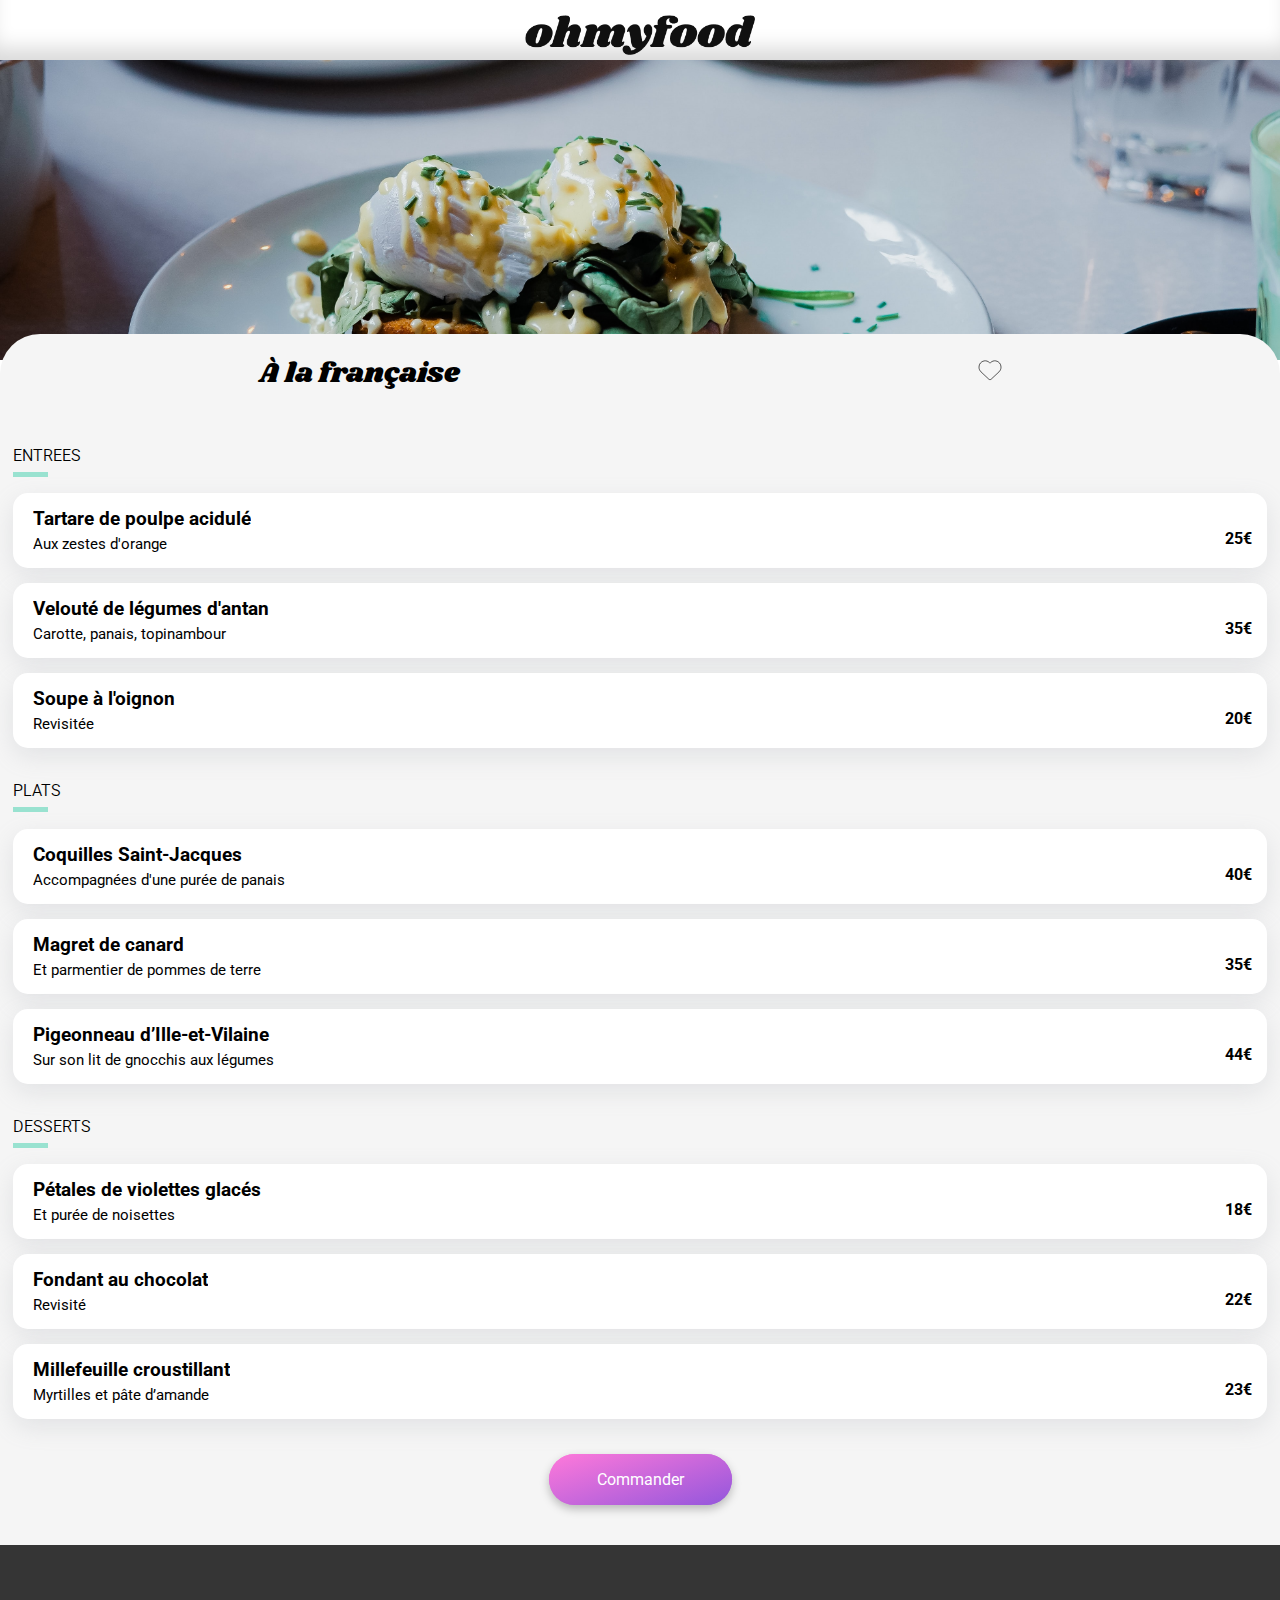
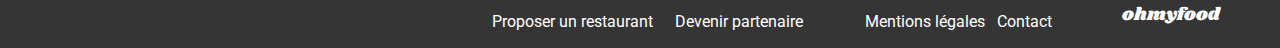
<file: restaurants/3A-la-francaise.html>
<!DOCTYPE html>
<html lang="fr">
<head>
    <meta charset="UTF-8">
    <meta name="viewport" content="width=device-width, initial-scale=1.0">
    <link rel="stylesheet" href="https://cdnjs.cloudflare.com/ajax/libs/font-awesome/6.2.1/css/all.min.css"
    integrity="sha512-MV7K8+y+gLIBoVD59lQIYicR65iaqukzvf/nwasF0nqhPay5w/9lJmVM2hMDcnK1OnMGCdVK+iQrJ7lzPJQd1w=="
    crossorigin="anonymous" referrerpolicy="no-referrer">
    <link rel="stylesheet" href="../Sass/main.css">
    <link rel="preconnect" href="https://fonts.googleapis.com">
    <link rel="preconnect" href="https://fonts.gstatic.com" crossorigin>
    <link rel="preconnect" href="https://fonts.googleapis.com">
    <link rel="preconnect" href="https://fonts.gstatic.com" crossorigin>
    <link href="https://fonts.googleapis.com/css2?family=Roboto:ital,wght@0,100;0,300;0,400;0,500;0,700;0,900;1,100;1,300;1,400;1,500;1,700;1,900&display=swap" rel="stylesheet">
    <link rel="preconnect" href="https://fonts.googleapis.com">
    <link rel="preconnect" href="https://fonts.gstatic.com" crossorigin>
    <link href="https://fonts.googleapis.com/css2?family=Shrikhand&display=swap" rel="stylesheet">
    <title>À la française</title>
    
</head>

<body>
    
    <header class="header">
        <a href="../index.html"><i class="fa-solid fa-arrow-left"></i></a>
        <img class="header__logo" src="../Assets/logo/ohmyfood.png" alt="">
    </header>
    
    <main>
        
        <img class="menu__photo" src="../Assets/photos_restaurants/toa-heftiba-DQKerTsQwi0-unsplash.jpg" alt="">
        
        <section class="menu">
            <div class="menu__titre">
                <h1>À la française</h1>
                <div class="coeur">
                    <svg class="svg-inline--fa fa-heart anim"
                    id="heart"
                    data-icon="heart" role="img" xmlns="http://www.w3.org/2000/svg" viewBox="0 0 512 512" width="">
                    <linearGradient id="myGradient" gradientTransform="rotate(90)">
                        <stop offset="0%" stop-color="transparent" />
                        <stop offset="100%" stop-color="transparent" />
                    </linearGradient>
                    <path fill="currentColor" 
                    d="M47.6 300.4L228.3 469.1c7.5 7 17.4 10.9 27.7 10.9s20.2-3.9 27.7-10.9L464.4 300.4c30.4-28.3 47.6-68 47.6-109.5v-5.8c0-69.9-50.5-129.5-119.4-141C347 
                    36.5 300.6 51.4 268 84L256 96 244 84c-32.6-32.6-79-47.5-124.6-39.9C50.5 55.6 0 115.2 0 185.1v5.8c0 41.5 17.2 81.2 47.6 109.5z"></path>
                    </svg>
                </div>
                    
            </div>
            
            
            <div class="menus">
                
                <section class="menus__complets entrees">
                    <h2 class="menus__titre">ENTREES</h2>
                    
                    <article class="menus__cartes card">
                        <div class="menus__infos">
                            <div class="menus__textes">
                                <h3 class="menus__plats">Tartare de poulpe acidulé</h3>
                                <p class="menus__details">Aux zestes d'orange</p>                                
                            </div>

                            <div class="menus__check">
                                <p class="menus__prix">25€</p>
                                <div class="menus__animation">
                                    <svg xmlns="http://www.w3.org/2000/svg" width="21" height="21" viewBox="0 0 21 21" fill="none">
                                        <path d="M20.0847 10.9656C20.0847 16.4884 15.6076 20.9656 10.0847 20.9656C4.56185 20.9656 0.0847168 16.4884 0.0847168 10.9656C0.0847168 5.44271 4.56185 0.965576 10.0847 0.965576C15.6076 0.965576 20.0847 5.44271 20.0847 10.9656ZM8.92802 16.2605L16.3474 8.84114C16.5993 8.5892 16.5993 8.1807 16.3474 7.92876L15.435 7.01638C15.1831 6.76441 14.7746 6.76441 14.5226 7.01638L8.47181 13.0671L5.64685 10.2421C5.39492 9.99021 4.98641 9.99021 4.73443 10.2421L3.82206 11.1545C3.57012 11.4065 3.57012 11.815 3.82206 12.0669L8.0156 16.2605C8.26758 16.5124 8.67605 16.5124 8.92802 16.2605Z" 
                                        fill="white"/>
                                    </svg>
                                </div>  
                            </div>
                        </div>
                    </article>
                    
                    <article class="menus__cartes card">
                        <div class="menus__infos">
                            <div class="menus__textes">
                                <h3 class="menus__plats">Velouté de légumes d'antan</h3>
                                <p class="menus__details">Carotte, panais, topinambour</p>                                
                            </div>
                            <div class="menus__check">
                                <p class="menus__prix">35€</p>
                                <div class="menus__animation">
                                    <svg xmlns="http://www.w3.org/2000/svg" width="21" height="21" viewBox="0 0 21 21" fill="none">
                                        <path d="M20.0847 10.9656C20.0847 16.4884 15.6076 20.9656 10.0847 20.9656C4.56185 20.9656 0.0847168 16.4884 0.0847168 10.9656C0.0847168 5.44271 4.56185 0.965576 10.0847 0.965576C15.6076 0.965576 20.0847 5.44271 20.0847 10.9656ZM8.92802 16.2605L16.3474 8.84114C16.5993 8.5892 16.5993 8.1807 16.3474 7.92876L15.435 7.01638C15.1831 6.76441 14.7746 6.76441 14.5226 7.01638L8.47181 13.0671L5.64685 10.2421C5.39492 9.99021 4.98641 9.99021 4.73443 10.2421L3.82206 11.1545C3.57012 11.4065 3.57012 11.815 3.82206 12.0669L8.0156 16.2605C8.26758 16.5124 8.67605 16.5124 8.92802 16.2605Z" 
                                        fill="white"/>
                                    </svg>
                                </div>  
                            </div>
                        </div>
                    </article>
                    
                    <article class="menus__cartes card">
                        <div class="menus__infos">
                            <div class="menus__textes">
                                <h3 class="menus__plats">Soupe à l'oignon</h3>
                                <p class="menus__details">Revisitée</p>
                                
                            </div>
                            <div class="menus__check">
                                <p class="menus__prix">20€</p>
                                <div class="menus__animation">
                                    <svg xmlns="http://www.w3.org/2000/svg" width="21" height="21" viewBox="0 0 21 21" fill="none">
                                        <path d="M20.0847 10.9656C20.0847 16.4884 15.6076 20.9656 10.0847 20.9656C4.56185 20.9656 0.0847168 16.4884 0.0847168 10.9656C0.0847168 5.44271 4.56185 0.965576 10.0847 0.965576C15.6076 0.965576 20.0847 5.44271 20.0847 10.9656ZM8.92802 16.2605L16.3474 8.84114C16.5993 8.5892 16.5993 8.1807 16.3474 7.92876L15.435 7.01638C15.1831 6.76441 14.7746 6.76441 14.5226 7.01638L8.47181 13.0671L5.64685 10.2421C5.39492 9.99021 4.98641 9.99021 4.73443 10.2421L3.82206 11.1545C3.57012 11.4065 3.57012 11.815 3.82206 12.0669L8.0156 16.2605C8.26758 16.5124 8.67605 16.5124 8.92802 16.2605Z" 
                                        fill="white"/>
                                    </svg>
                                </div>  
                            </div>
                        </div>
                    </article>
                    
                </section>
                
                <section class="menus__complets plats">
                    <h2 class="menus__titre">PLATS</h2>
                    
                    <article class="menus__cartes card">
                        <div class="menus__infos">
                            <div class="menus__textes">
                                <h3 class="menus__plats">Coquilles Saint-Jacques</h3>
                                <p class="menus__details">Accompagnées d'une purée de panais</p>
                                
                            </div>
                            <div class="menus__check">
                                <p class="menus__prix">40€</p>
                                <div class="menus__animation">
                                    <svg xmlns="http://www.w3.org/2000/svg" width="21" height="21" viewBox="0 0 21 21" fill="none">
                                        <path d="M20.0847 10.9656C20.0847 16.4884 15.6076 20.9656 10.0847 20.9656C4.56185 20.9656 0.0847168 16.4884 0.0847168 10.9656C0.0847168 5.44271 4.56185 0.965576 10.0847 0.965576C15.6076 0.965576 20.0847 5.44271 20.0847 10.9656ZM8.92802 16.2605L16.3474 8.84114C16.5993 8.5892 16.5993 8.1807 16.3474 7.92876L15.435 7.01638C15.1831 6.76441 14.7746 6.76441 14.5226 7.01638L8.47181 13.0671L5.64685 10.2421C5.39492 9.99021 4.98641 9.99021 4.73443 10.2421L3.82206 11.1545C3.57012 11.4065 3.57012 11.815 3.82206 12.0669L8.0156 16.2605C8.26758 16.5124 8.67605 16.5124 8.92802 16.2605Z" 
                                        fill="white"/>
                                    </svg>
                                </div>  
                            </div>
                        </div>
                    </article>
                    
                    <article class="menus__cartes card">
                        <div class="menus__infos">
                            <div class="menus__textes">
                                <h3 class="menus__plats">Magret de canard</h3>
                                <p class="menus__details">Et parmentier de pommes de terre</p>
                                
                            </div>
                            <div class="menus__check">
                                <p class="menus__prix">35€</p>
                                <div class="menus__animation">
                                    <svg xmlns="http://www.w3.org/2000/svg" width="21" height="21" viewBox="0 0 21 21" fill="none">
                                        <path d="M20.0847 10.9656C20.0847 16.4884 15.6076 20.9656 10.0847 20.9656C4.56185 20.9656 0.0847168 16.4884 0.0847168 10.9656C0.0847168 5.44271 4.56185 0.965576 10.0847 0.965576C15.6076 0.965576 20.0847 5.44271 20.0847 10.9656ZM8.92802 16.2605L16.3474 8.84114C16.5993 8.5892 16.5993 8.1807 16.3474 7.92876L15.435 7.01638C15.1831 6.76441 14.7746 6.76441 14.5226 7.01638L8.47181 13.0671L5.64685 10.2421C5.39492 9.99021 4.98641 9.99021 4.73443 10.2421L3.82206 11.1545C3.57012 11.4065 3.57012 11.815 3.82206 12.0669L8.0156 16.2605C8.26758 16.5124 8.67605 16.5124 8.92802 16.2605Z" 
                                        fill="white"/>
                                    </svg>
                                </div>  
                            </div>
                        </div>
                    </article>
                    
                    <article class="menus__cartes card">
                        <div class="menus__infos">
                            <div class="menus__textes">
                                <h3 class="menus__plats">Pigeonneau d’Ille-et-Vilaine</h3>
                                <p class="menus__details">Sur son lit de gnocchis aux légumes</p>
                                
                            </div>
                            <div class="menus__check">
                                <p class="menus__prix">44€</p>
                                <div class="menus__animation">
                                    <svg xmlns="http://www.w3.org/2000/svg" width="21" height="21" viewBox="0 0 21 21" fill="none">
                                        <path d="M20.0847 10.9656C20.0847 16.4884 15.6076 20.9656 10.0847 20.9656C4.56185 20.9656 0.0847168 16.4884 0.0847168 10.9656C0.0847168 5.44271 4.56185 0.965576 10.0847 0.965576C15.6076 0.965576 20.0847 5.44271 20.0847 10.9656ZM8.92802 16.2605L16.3474 8.84114C16.5993 8.5892 16.5993 8.1807 16.3474 7.92876L15.435 7.01638C15.1831 6.76441 14.7746 6.76441 14.5226 7.01638L8.47181 13.0671L5.64685 10.2421C5.39492 9.99021 4.98641 9.99021 4.73443 10.2421L3.82206 11.1545C3.57012 11.4065 3.57012 11.815 3.82206 12.0669L8.0156 16.2605C8.26758 16.5124 8.67605 16.5124 8.92802 16.2605Z" 
                                        fill="white"/>
                                    </svg>
                                </div>  
                            </div>
                        </div>
                    </article>
                    
                </section>
                
                <section class="menus__complets desserts">
                    <h2 class="menus__titre">DESSERTS</h2>
                    
                    <article class="menus__cartes card">
                        <div class="menus__infos">
                            <div class="menus__textes">
                                <h3 class="menus__plats">Pétales de violettes glacés</h3>
                                <p class="menus__details">Et purée de noisettes</p>
                                
                            </div>
                            <div class="menus__check">
                                <p class="menus__prix">18€</p>
                                <div class="menus__animation">
                                    <svg xmlns="http://www.w3.org/2000/svg" width="21" height="21" viewBox="0 0 21 21" fill="none">
                                        <path d="M20.0847 10.9656C20.0847 16.4884 15.6076 20.9656 10.0847 20.9656C4.56185 20.9656 0.0847168 16.4884 0.0847168 10.9656C0.0847168 5.44271 4.56185 0.965576 10.0847 0.965576C15.6076 0.965576 20.0847 5.44271 20.0847 10.9656ZM8.92802 16.2605L16.3474 8.84114C16.5993 8.5892 16.5993 8.1807 16.3474 7.92876L15.435 7.01638C15.1831 6.76441 14.7746 6.76441 14.5226 7.01638L8.47181 13.0671L5.64685 10.2421C5.39492 9.99021 4.98641 9.99021 4.73443 10.2421L3.82206 11.1545C3.57012 11.4065 3.57012 11.815 3.82206 12.0669L8.0156 16.2605C8.26758 16.5124 8.67605 16.5124 8.92802 16.2605Z" 
                                        fill="white"/>
                                    </svg>
                                </div>  
                            </div>
                        </div>
                    </article>
                    
                    <article class="menus__cartes card">
                        <div class="menus__infos">
                            <div class="menus__textes">
                                <h3 class="menus__plats">Fondant au chocolat</h3>
                                <p class="menus__details">Revisité</p>
                                
                            </div>
                            <div class="menus__check">
                                <p class="menus__prix">22€</p>
                                <div class="menus__animation">
                                    <svg  xmlns="http://www.w3.org/2000/svg" width="21" height="21" viewBox="0 0 21 21" fill="none">
                                        <path d="M20.0847 10.9656C20.0847 16.4884 15.6076 20.9656 10.0847 20.9656C4.56185 20.9656 0.0847168 16.4884 0.0847168 10.9656C0.0847168 5.44271 4.56185 0.965576 10.0847 0.965576C15.6076 0.965576 20.0847 5.44271 20.0847 10.9656ZM8.92802 16.2605L16.3474 8.84114C16.5993 8.5892 16.5993 8.1807 16.3474 7.92876L15.435 7.01638C15.1831 6.76441 14.7746 6.76441 14.5226 7.01638L8.47181 13.0671L5.64685 10.2421C5.39492 9.99021 4.98641 9.99021 4.73443 10.2421L3.82206 11.1545C3.57012 11.4065 3.57012 11.815 3.82206 12.0669L8.0156 16.2605C8.26758 16.5124 8.67605 16.5124 8.92802 16.2605Z" 
                                        fill="white"/>
                                    </svg>
                                </div>  
                            </div>
                        </div>
                    </article>
                    
                    <article class="menus__cartes card">
                        <div class="menus__infos">
                            <div class="menus__textes">
                                <h3 class="menus__plats">Millefeuille croustillant</h3>
                                <p class="menus__details">Myrtilles et pâte d’amande</p>
                                
                            </div>
                            <div class="menus__check">
                                <p class="menus__prix">23€</p>
                                <div class="menus__animation">
                                    <svg  xmlns="http://www.w3.org/2000/svg" width="21" height="21" viewBox="0 0 21 21" fill="none">
                                        <path d="M20.0847 10.9656C20.0847 16.4884 15.6076 20.9656 10.0847 20.9656C4.56185 20.9656 0.0847168 16.4884 0.0847168 10.9656C0.0847168 5.44271 4.56185 0.965576 10.0847 0.965576C15.6076 0.965576 20.0847 5.44271 20.0847 10.9656ZM8.92802 16.2605L16.3474 8.84114C16.5993 8.5892 16.5993 8.1807 16.3474 7.92876L15.435 7.01638C15.1831 6.76441 14.7746 6.76441 14.5226 7.01638L8.47181 13.0671L5.64685 10.2421C5.39492 9.99021 4.98641 9.99021 4.73443 10.2421L3.82206 11.1545C3.57012 11.4065 3.57012 11.815 3.82206 12.0669L8.0156 16.2605C8.26758 16.5124 8.67605 16.5124 8.92802 16.2605Z" 
                                        fill="white"/>
                                    </svg>
                                </div>  
                            </div>
                        </div>
                    </article>
                </section>
                
            </div>
            
            <a href="" class="commander animation__boutons" >Commander</a>
            
        </section>
        
    </main>
    
    <footer class="footer">
        <h3 class="footer__logo">ohmyfood</h3>
        <nav class="footer__menu">
            <a href=""><i class="fa-solid fa-utensils"></i>
             Proposer un restaurant</a>
            
             <a href=""><i class="fa-solid fa-handshake-angle"></i>
            Devenir partenaire</a>
            
            <a class="footer__mentions" href="">Mentions légales</a>
            
            <a href="mailto:contact@ohmyfood.com">Contact</a>
        </nav>
    
    </footer>
</body>
</file>
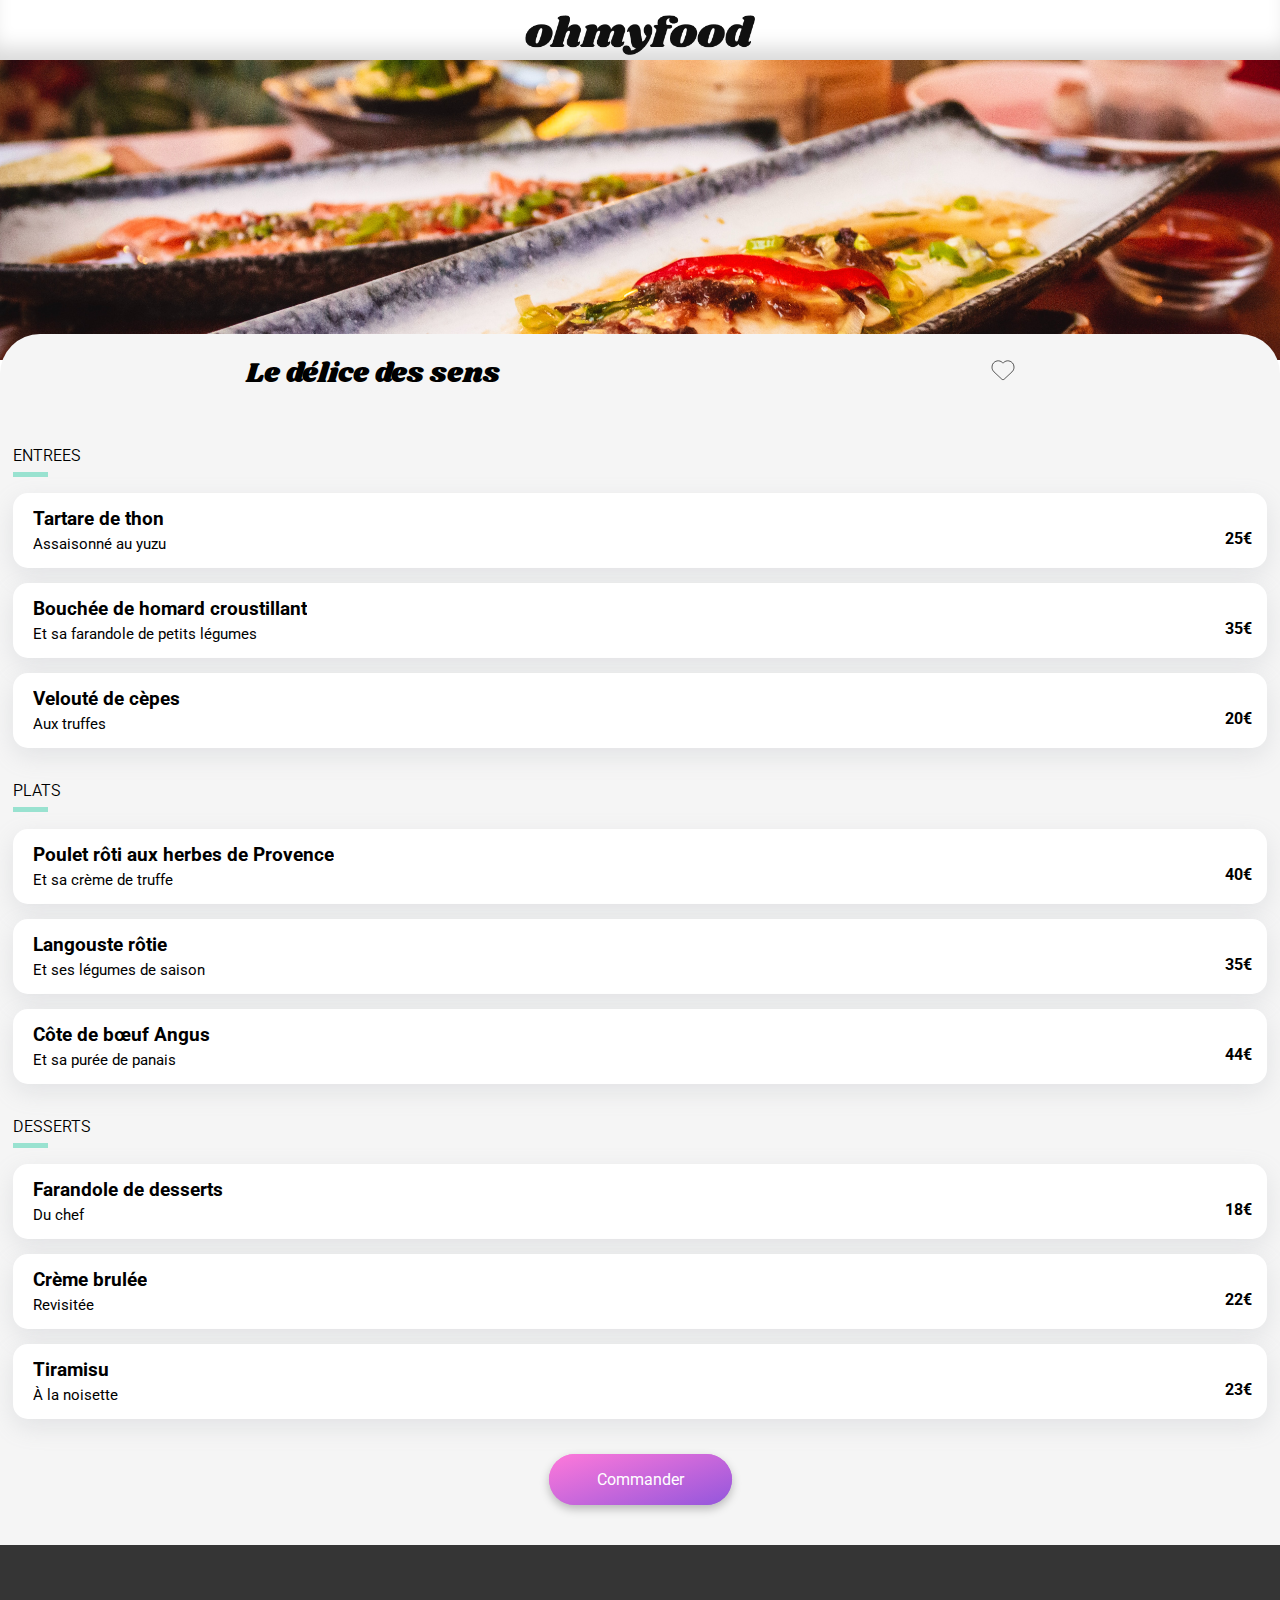
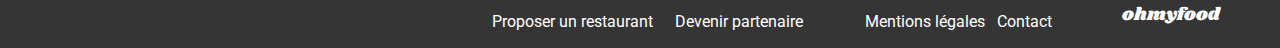
<file: restaurants/4Le-delice-des-sens.html>
<!DOCTYPE html>
<html lang="fr">
<head>
    <meta charset="UTF-8">
    <meta name="viewport" content="width=device-width, initial-scale=1.0">
    <link rel="stylesheet" href="https://cdnjs.cloudflare.com/ajax/libs/font-awesome/6.2.1/css/all.min.css"
    integrity="sha512-MV7K8+y+gLIBoVD59lQIYicR65iaqukzvf/nwasF0nqhPay5w/9lJmVM2hMDcnK1OnMGCdVK+iQrJ7lzPJQd1w=="
    crossorigin="anonymous" referrerpolicy="no-referrer">
    <link rel="stylesheet" href="../Sass/main.css">
    <link rel="preconnect" href="https://fonts.googleapis.com">
    <link rel="preconnect" href="https://fonts.gstatic.com" crossorigin>
    <link rel="preconnect" href="https://fonts.googleapis.com">
    <link rel="preconnect" href="https://fonts.gstatic.com" crossorigin>
    <link href="https://fonts.googleapis.com/css2?family=Roboto:ital,wght@0,100;0,300;0,400;0,500;0,700;0,900;1,100;1,300;1,400;1,500;1,700;1,900&display=swap" rel="stylesheet">
    <link rel="preconnect" href="https://fonts.googleapis.com">
    <link rel="preconnect" href="https://fonts.gstatic.com" crossorigin>
    <link href="https://fonts.googleapis.com/css2?family=Shrikhand&display=swap" rel="stylesheet">
    <title>Le délice des sens</title>
    
</head>

<body>
    
    <header class="header">
        <a href="../index.html"><i class="fa-solid fa-arrow-left"></i></a>
        <img class="header__logo" src="../Assets/logo/ohmyfood.png" alt="">
    </header>
    
    <main>
        
        <img class="menu__photo" src="../Assets/photos_restaurants/louis-hansel-shotsoflouis-qNBGVyOCY8Q-unsplash.jpg" alt="">
        
        <section class="menu">
            <div class="menu__titre">
                <h1>Le délice des sens</h1>
                <div class="coeur">
                    <svg class="svg-inline--fa fa-heart anim"
                    id="heart"
                    data-icon="heart" role="img" xmlns="http://www.w3.org/2000/svg" viewBox="0 0 512 512" width="">
                    <linearGradient id="myGradient" gradientTransform="rotate(90)">
                        <stop offset="0%" stop-color="transparent" />
                        <stop offset="100%" stop-color="transparent" />
                    </linearGradient>
                    <path fill="currentColor" 
                    d="M47.6 300.4L228.3 469.1c7.5 7 17.4 10.9 27.7 10.9s20.2-3.9 27.7-10.9L464.4 300.4c30.4-28.3 47.6-68 47.6-109.5v-5.8c0-69.9-50.5-129.5-119.4-141C347 
                    36.5 300.6 51.4 268 84L256 96 244 84c-32.6-32.6-79-47.5-124.6-39.9C50.5 55.6 0 115.2 0 185.1v5.8c0 41.5 17.2 81.2 47.6 109.5z"></path>
                    </svg>
                </div>
                    
            </div>
            
            
            <div class="menus">
                
                <section class="menus__complets entrees">
                    <h2 class="menus__titre">ENTREES</h2>
                    
                    <article class="menus__cartes card">
                        <div class="menus__infos">
                            <div class="menus__textes">
                                <h3 class="menus__plats">Tartare de thon</h3>
                                <p class="menus__details">Assaisonné au yuzu</p>
                                
                            </div>
                            <div class="menus__check">
                                <p class="menus__prix">25€</p>
                                <div class="menus__animation">
                                    <svg xmlns="http://www.w3.org/2000/svg" width="21" height="21" viewBox="0 0 21 21" fill="none">
                                        <path d="M20.0847 10.9656C20.0847 16.4884 15.6076 20.9656 10.0847 20.9656C4.56185 20.9656 0.0847168 16.4884 0.0847168 10.9656C0.0847168 5.44271 4.56185 0.965576 10.0847 0.965576C15.6076 0.965576 20.0847 5.44271 20.0847 10.9656ZM8.92802 16.2605L16.3474 8.84114C16.5993 8.5892 16.5993 8.1807 16.3474 7.92876L15.435 7.01638C15.1831 6.76441 14.7746 6.76441 14.5226 7.01638L8.47181 13.0671L5.64685 10.2421C5.39492 9.99021 4.98641 9.99021 4.73443 10.2421L3.82206 11.1545C3.57012 11.4065 3.57012 11.815 3.82206 12.0669L8.0156 16.2605C8.26758 16.5124 8.67605 16.5124 8.92802 16.2605Z" 
                                        fill="white"/>
                                    </svg>
                                </div>  
                            </div>
                        </div>
                    </article>
                    
                    <article class="menus__cartes card">
                        <div class="menus__infos">
                            <div class="menus__textes">
                                <h3 class="menus__plats">Bouchée de homard croustillant</h3>
                                <p class="menus__details">Et sa farandole de petits légumes</p>
                                
                            </div>
                            <div class="menus__check">
                                <p class="menus__prix">35€</p>
                                <div class="menus__animation">
                                    <svg xmlns="http://www.w3.org/2000/svg" width="21" height="21" viewBox="0 0 21 21" fill="none">
                                        <path d="M20.0847 10.9656C20.0847 16.4884 15.6076 20.9656 10.0847 20.9656C4.56185 20.9656 0.0847168 16.4884 0.0847168 10.9656C0.0847168 5.44271 4.56185 0.965576 10.0847 0.965576C15.6076 0.965576 20.0847 5.44271 20.0847 10.9656ZM8.92802 16.2605L16.3474 8.84114C16.5993 8.5892 16.5993 8.1807 16.3474 7.92876L15.435 7.01638C15.1831 6.76441 14.7746 6.76441 14.5226 7.01638L8.47181 13.0671L5.64685 10.2421C5.39492 9.99021 4.98641 9.99021 4.73443 10.2421L3.82206 11.1545C3.57012 11.4065 3.57012 11.815 3.82206 12.0669L8.0156 16.2605C8.26758 16.5124 8.67605 16.5124 8.92802 16.2605Z" 
                                        fill="white"/>
                                    </svg>
                                </div>  
                            </div>
                        </div>
                    </article>
                    
                    <article class="menus__cartes card">
                        <div class="menus__infos">
                            <div class="menus__textes">
                                <h3 class="menus__plats">Velouté de cèpes</h3>
                                <p class="menus__details">Aux truffes</p>
                                
                            </div>
                            <div class="menus__check">
                                <p class="menus__prix">20€</p>
                                <div class="menus__animation">
                                    <svg xmlns="http://www.w3.org/2000/svg" width="21" height="21" viewBox="0 0 21 21" fill="none">
                                        <path d="M20.0847 10.9656C20.0847 16.4884 15.6076 20.9656 10.0847 20.9656C4.56185 20.9656 0.0847168 16.4884 0.0847168 10.9656C0.0847168 5.44271 4.56185 0.965576 10.0847 0.965576C15.6076 0.965576 20.0847 5.44271 20.0847 10.9656ZM8.92802 16.2605L16.3474 8.84114C16.5993 8.5892 16.5993 8.1807 16.3474 7.92876L15.435 7.01638C15.1831 6.76441 14.7746 6.76441 14.5226 7.01638L8.47181 13.0671L5.64685 10.2421C5.39492 9.99021 4.98641 9.99021 4.73443 10.2421L3.82206 11.1545C3.57012 11.4065 3.57012 11.815 3.82206 12.0669L8.0156 16.2605C8.26758 16.5124 8.67605 16.5124 8.92802 16.2605Z" 
                                        fill="white"/>
                                    </svg>
                                </div>  
                            </div>
                        </div>
                    </article>
                    
                </section>
                
                <section class="menus__complets plats">
                    <h2 class="menus__titre">PLATS</h2>
                    
                    <article class="menus__cartes card">
                        <div class="menus__infos">
                            <div class="menus__textes">
                                <h3 class="menus__plats">Poulet rôti aux herbes de Provence </h3>
                                <p class="menus__details">Et sa crème de truffe</p>
                               
                            </div>
                            <div class="menus__check">
                                <p class="menus__prix">40€</p>
                                <div class="menus__animation">
                                    <svg xmlns="http://www.w3.org/2000/svg" width="21" height="21" viewBox="0 0 21 21" fill="none">
                                        <path d="M20.0847 10.9656C20.0847 16.4884 15.6076 20.9656 10.0847 20.9656C4.56185 20.9656 0.0847168 16.4884 0.0847168 10.9656C0.0847168 5.44271 4.56185 0.965576 10.0847 0.965576C15.6076 0.965576 20.0847 5.44271 20.0847 10.9656ZM8.92802 16.2605L16.3474 8.84114C16.5993 8.5892 16.5993 8.1807 16.3474 7.92876L15.435 7.01638C15.1831 6.76441 14.7746 6.76441 14.5226 7.01638L8.47181 13.0671L5.64685 10.2421C5.39492 9.99021 4.98641 9.99021 4.73443 10.2421L3.82206 11.1545C3.57012 11.4065 3.57012 11.815 3.82206 12.0669L8.0156 16.2605C8.26758 16.5124 8.67605 16.5124 8.92802 16.2605Z" 
                                        fill="white"/>
                                    </svg>
                                </div>  
                            </div>
                        </div>
                    </article>
                    
                    <article class="menus__cartes card">
                        <div class="menus__infos">
                            <div class="menus__textes"> 
                                <h3 class="menus__plats">Langouste rôtie </h3>
                                <p class="menus__details">Et ses légumes de saison</p>
                                
                            </div>
                            <div class="menus__check">
                                <p class="menus__prix">35€</p>
                                <div class="menus__animation">
                                    <svg xmlns="http://www.w3.org/2000/svg" width="21" height="21" viewBox="0 0 21 21" fill="none">
                                        <path d="M20.0847 10.9656C20.0847 16.4884 15.6076 20.9656 10.0847 20.9656C4.56185 20.9656 0.0847168 16.4884 0.0847168 10.9656C0.0847168 5.44271 4.56185 0.965576 10.0847 0.965576C15.6076 0.965576 20.0847 5.44271 20.0847 10.9656ZM8.92802 16.2605L16.3474 8.84114C16.5993 8.5892 16.5993 8.1807 16.3474 7.92876L15.435 7.01638C15.1831 6.76441 14.7746 6.76441 14.5226 7.01638L8.47181 13.0671L5.64685 10.2421C5.39492 9.99021 4.98641 9.99021 4.73443 10.2421L3.82206 11.1545C3.57012 11.4065 3.57012 11.815 3.82206 12.0669L8.0156 16.2605C8.26758 16.5124 8.67605 16.5124 8.92802 16.2605Z" 
                                        fill="white"/>
                                    </svg>
                                </div>  
                            </div>
                        </div>
                    </article>
                    
                    <article class="menus__cartes card">
                        <div class="menus__infos">
                            <div class="menus__textes">
                                <h3 class="menus__plats">Côte de bœuf Angus</h3>
                                <p class="menus__details">Et sa purée de panais</p>
                                
                            </div>
                            <div class="menus__check">
                                <p class="menus__prix">44€</p>
                                <div class="menus__animation">
                                    <svg xmlns="http://www.w3.org/2000/svg" width="21" height="21" viewBox="0 0 21 21" fill="none">
                                        <path d="M20.0847 10.9656C20.0847 16.4884 15.6076 20.9656 10.0847 20.9656C4.56185 20.9656 0.0847168 16.4884 0.0847168 10.9656C0.0847168 5.44271 4.56185 0.965576 10.0847 0.965576C15.6076 0.965576 20.0847 5.44271 20.0847 10.9656ZM8.92802 16.2605L16.3474 8.84114C16.5993 8.5892 16.5993 8.1807 16.3474 7.92876L15.435 7.01638C15.1831 6.76441 14.7746 6.76441 14.5226 7.01638L8.47181 13.0671L5.64685 10.2421C5.39492 9.99021 4.98641 9.99021 4.73443 10.2421L3.82206 11.1545C3.57012 11.4065 3.57012 11.815 3.82206 12.0669L8.0156 16.2605C8.26758 16.5124 8.67605 16.5124 8.92802 16.2605Z" 
                                        fill="white"/>
                                    </svg>
                                </div>  
                            </div>
                        </div>
                    </article>
                    
                </section>
                
                <section class="menus__complets desserts">
                    <h2 class="menus__titre">DESSERTS</h2>
                    
                    <article class="menus__cartes card">
                        <div class="menus__infos">
                            <div class="menus__textes">
                                <h3 class="menus__plats">Farandole de desserts</h3>
                                <p class="menus__details">Du chef</p>
                                
                            </div>
                            <div class="menus__check">
                                <p class="menus__prix">18€</p>
                                <div class="menus__animation">
                                    <svg xmlns="http://www.w3.org/2000/svg" width="21" height="21" viewBox="0 0 21 21" fill="none">
                                        <path d="M20.0847 10.9656C20.0847 16.4884 15.6076 20.9656 10.0847 20.9656C4.56185 20.9656 0.0847168 16.4884 0.0847168 10.9656C0.0847168 5.44271 4.56185 0.965576 10.0847 0.965576C15.6076 0.965576 20.0847 5.44271 20.0847 10.9656ZM8.92802 16.2605L16.3474 8.84114C16.5993 8.5892 16.5993 8.1807 16.3474 7.92876L15.435 7.01638C15.1831 6.76441 14.7746 6.76441 14.5226 7.01638L8.47181 13.0671L5.64685 10.2421C5.39492 9.99021 4.98641 9.99021 4.73443 10.2421L3.82206 11.1545C3.57012 11.4065 3.57012 11.815 3.82206 12.0669L8.0156 16.2605C8.26758 16.5124 8.67605 16.5124 8.92802 16.2605Z" 
                                        fill="white"/>
                                    </svg>
                                </div>  
                            </div>
                        </div>
                    </article>
                    
                    <article class="menus__cartes card">
                        <div class="menus__infos">
                            <div class="menus__textes">
                                <h3 class="menus__plats">Crème brulée </h3>
                                <p class="menus__details">Revisitée</p>
                                
                            </div>
                            <div class="menus__check">
                                <p class="menus__prix">22€</p>
                                <div class="menus__animation">
                                    <svg xmlns="http://www.w3.org/2000/svg" width="21" height="21" viewBox="0 0 21 21" fill="none">
                                        <path d="M20.0847 10.9656C20.0847 16.4884 15.6076 20.9656 10.0847 20.9656C4.56185 20.9656 0.0847168 16.4884 0.0847168 10.9656C0.0847168 5.44271 4.56185 0.965576 10.0847 0.965576C15.6076 0.965576 20.0847 5.44271 20.0847 10.9656ZM8.92802 16.2605L16.3474 8.84114C16.5993 8.5892 16.5993 8.1807 16.3474 7.92876L15.435 7.01638C15.1831 6.76441 14.7746 6.76441 14.5226 7.01638L8.47181 13.0671L5.64685 10.2421C5.39492 9.99021 4.98641 9.99021 4.73443 10.2421L3.82206 11.1545C3.57012 11.4065 3.57012 11.815 3.82206 12.0669L8.0156 16.2605C8.26758 16.5124 8.67605 16.5124 8.92802 16.2605Z" 
                                        fill="white"/>
                                    </svg>
                                </div>  
                            </div>
                        </div>
                    </article>
                    
                    <article class="menus__cartes card">
                        <div class="menus__infos">
                            <div class="menus__textes">
                                <h3 class="menus__plats">Tiramisu</h3>
                                <p class="menus__details">À la noisette</p>
                                
                            </div>
                            <div class="menus__check">
                                <p class="menus__prix">23€</p>
                                <div class="menus__animation">
                                    <svg xmlns="http://www.w3.org/2000/svg" width="21" height="21" viewBox="0 0 21 21" fill="none">
                                        <path d="M20.0847 10.9656C20.0847 16.4884 15.6076 20.9656 10.0847 20.9656C4.56185 20.9656 0.0847168 16.4884 0.0847168 10.9656C0.0847168 5.44271 4.56185 0.965576 10.0847 0.965576C15.6076 0.965576 20.0847 5.44271 20.0847 10.9656ZM8.92802 16.2605L16.3474 8.84114C16.5993 8.5892 16.5993 8.1807 16.3474 7.92876L15.435 7.01638C15.1831 6.76441 14.7746 6.76441 14.5226 7.01638L8.47181 13.0671L5.64685 10.2421C5.39492 9.99021 4.98641 9.99021 4.73443 10.2421L3.82206 11.1545C3.57012 11.4065 3.57012 11.815 3.82206 12.0669L8.0156 16.2605C8.26758 16.5124 8.67605 16.5124 8.92802 16.2605Z" 
                                        fill="white"/>
                                    </svg>
                                </div>  
                            </div>
                        </div>
                    </article>
                </section>
                
            </div>
            
            <a href="" class="commander animation__boutons" >Commander</a>
            
        </section>
        
    </main>
    
    <footer class="footer">
        <h3 class="footer__logo">ohmyfood</h3>
        <nav class="footer__menu">
            <a href=""><i class="fa-solid fa-utensils"></i>
             Proposer un restaurant</a>
            
             <a href=""><i class="fa-solid fa-handshake-angle"></i>
            Devenir partenaire</a>
            
            <a class="footer__mentions" href="">Mentions légales</a>
            
            <a href="mailto:contact@ohmyfood.com">Contact</a>
        </nav>
    
    </footer>
</body>
</file>
<file: Sass/main.css>
@charset "UTF-8";
/* mixin pour l'apparition des menus restaurants */
* {
  box-sizing: border-box;
}

/* loader1 */ /*
.loader{     

    position: fixed;
    z-index: 2;         
    background: rgba(126, 126, 126, 0.5);
    color: var(--rose);
    width: 100%;
    height: 100%;
    top: 0;
    display: flex;
    align-items: center;
    justify-content: center;

    i{         
        position: absolute;         
        top: 50%;         left: 50%;         
        transform: translate(-50%,-50%);         
        transform-origin: 0% 0%;     }     
        .gros{         
            animation: rotateLtR 2s infinite;
            font-size: 60px;      
        }

        .petit{         
            animation: rotateRtL 2s infinite;
            font-size: 20px;
            color: var(--violet);

        }          
        animation: loading 2s forwards; }   
        @keyframes loading{     
            0%{         opacity: 1;    }     
            75%{         opacity: 1; z-index: 2;     }     
            100%{         opacity: 0; z-index: 0;     } 
        }  

        @keyframes rotateLtR{     
            0%{         rotate: 0;     }     
            100%{         rotate: 360deg;     } 
        } 

        @keyframes rotateRtL{     
            0%{         rotate: 0;     }     
            100%{         rotate: -360deg;     } 
        }     
        */
/* Loader2 */
.loader {
  width: 100%;
  height: 100%;
  position: fixed;
  top: 0;
  z-index: 2;
  background: rgba(126, 126, 126, 0.5);
  animation: loading 1.5s forwards;
}

.loader::after,
.loader::before {
  content: "";
  box-sizing: border-box;
  position: absolute;
  left: 0;
  right: 0;
  top: 0;
  bottom: 0;
  margin: auto;
  border: 5px solid;
  border-color: transparent transparent var(--rose) var(--rose);
  width: 80px;
  height: 80px;
  border-radius: 50%;
  box-sizing: border-box;
  animation: rotationBack 1s linear infinite;
  transform-origin: center center;
}

.loader::before {
  width: 35px;
  height: 35px;
  border-color: var(--violet) var(--violet) transparent transparent;
  animation: rotation 1.5s linear infinite;
}

@keyframes rotation {
  0% {
    transform: rotate(0deg);
  }
  100% {
    transform: rotate(360deg);
  }
}
@keyframes rotationBack {
  0% {
    transform: rotate(0deg);
  }
  100% {
    transform: rotate(-360deg);
  }
}
@keyframes loading {
  0% {
    opacity: 1;
    z-index: 2;
  }
  90% {
    opacity: 1;
    z-index: 2;
  }
  100% {
    opacity: 0;
    z-index: 0;
  }
}
/* Animation Check  */
.menus__animation {
  width: 0px;
  height: 75px;
  background-color: var(--vert__clair);
  border-radius: 0 15px 15px 0;
  display: flex;
  justify-content: center;
  align-items: center;
  transition: all 0.25s ease-in-out;
}
.menus__animation svg {
  transform: rotate(0deg);
  transition: all 0.5s ease-in-out;
}

.menus__cartes:hover .menus__animation {
  width: 59px;
}
.menus__cartes:hover .menus__animation svg {
  transform: rotate(360deg);
}

/* Coeurs ce code permet d'animé un code un svg permettant un dégradé. La répétition pourrait être évité avec une autre animation*/
.anim {
  width: 22px;
  overflow: visible;
  cursor: pointer;
}
.anim path {
  fill: url(#myGradient);
  stroke: black;
  stroke-width: 15px;
}
.anim stop {
  transition: all 0.25s ease-in-out;
}
.anim:hover #myGradient stop:first-child {
  stop-color: var(--rose);
}
.anim:hover #myGradient stop:last-child {
  stop-color: var(--violet);
}
.anim:hover path {
  stroke-width: 0;
  transition: all 0.25s ease-in-out;
}

.anim2 {
  width: 22px;
  overflow: visible;
  cursor: pointer;
}
.anim2 path {
  fill: url(#myGradient2);
  stroke: black;
  stroke-width: 15px;
}
.anim2 stop {
  transition: all 0.25s ease-in-out;
}
.anim2:hover #myGradient2 stop:first-child {
  stop-color: var(--rose);
}
.anim2:hover #myGradient2 stop:last-child {
  stop-color: var(--violet);
}
.anim2:hover path {
  stroke-width: 0;
  transition: all 0.25s ease-in-out;
}

.anim3 {
  width: 22px;
  overflow: visible;
  cursor: pointer;
}
.anim3 path {
  fill: url(#myGradient3);
  stroke: black;
  stroke-width: 15px;
}
.anim3 stop {
  transition: all 0.25s ease-in-out;
}
.anim3:hover #myGradient3 stop:first-child {
  stop-color: var(--rose);
}
.anim3:hover #myGradient3 stop:last-child {
  stop-color: var(--violet);
}
.anim3:hover path {
  stroke-width: 0;
  transition: all 0.25s ease-in-out;
}

.anim4 {
  width: 22px;
  overflow: visible;
  cursor: pointer;
}
.anim4 path {
  fill: url(#myGradient4);
  stroke: black;
  stroke-width: 15px;
}
.anim4 stop {
  transition: all 0.25s ease-in-out;
}
.anim4:hover #myGradient4 stop:first-child {
  stop-color: var(--rose);
}
.anim4:hover #myGradient4 stop:last-child {
  stop-color: var(--violet);
}
.anim4:hover path {
  stroke-width: 0;
  transition: all 0.25s ease-in-out;
}

/* boutons  */
.animation__boutons {
  border: none;
  outline: none;
  cursor: pointer;
  position: relative;
  z-index: 0;
  border-radius: 30px;
}

.animation__boutons:before {
  content: "";
  background: var(--degrade);
  position: absolute;
  top: -2px;
  left: -2px;
  background-size: 400%;
  z-index: -1;
  filter: blur(5px);
  width: calc(100% + 4px);
  height: calc(100% + 4px);
  animation: glowing 30s linear infinite;
  opacity: 0;
  transition: opacity 0.3s ease-in-out;
  border-radius: 30px;
}

.animation__boutons:active:after {
  background: transparent;
}

.animation__boutons:hover:before {
  opacity: 1;
}

.animation__boutons:after {
  background: linear-gradient(162deg, var(--rose) 0%, var(--violet) 100%);
  box-shadow: 0px 4px 10px 0px rgba(0, 0, 0, 0.25);
  z-index: -1;
  content: "";
  position: absolute;
  width: 100%;
  height: 100%;
  left: 0;
  top: 0;
  border-radius: 30px;
}

.animation__boutons:hover:after {
  background: linear-gradient(162deg, var(--rose) 0%, var(--violet) 100%);
  transition: all 0.25s ease-in-out;
}

@keyframes glowing {
  0% {
    background-position: 0 0;
  }
  50% {
    background-position: 400% 0;
  }
  100% {
    background-position: 0 0;
  }
}
/* Vignettes des restaurants */
.restaurants__vignette {
  border: none;
  outline: none;
  cursor: pointer;
  position: relative;
  z-index: 0;
  border-radius: 30px;
}

.restaurants__vignette:before {
  content: "";
  background: var(--degrade);
  position: absolute;
  top: -2px;
  left: -2px;
  background-size: 400%;
  z-index: -1;
  filter: blur(5px);
  width: calc(100% + 4px);
  height: calc(100% + 4px);
  animation: glowing 30s linear infinite;
  opacity: 0;
  transition: opacity 0.3s ease-in-out;
  border-radius: 30px;
}

.restaurants__vignette:active:after {
  background: transparent;
}

.restaurants__vignette:hover:before {
  opacity: 1;
}

.restaurants__vignette:after {
  background: whitesmoke;
  z-index: -1;
  content: "";
  position: absolute;
  width: 100%;
  height: 100%;
  left: 0;
  top: 0;
  border-radius: 30px;
}

.restaurants__vignette:hover:after {
  background: white;
  transition: all 0.25s ease-in-out;
}

@keyframes glowing {
  0% {
    background-position: 0 0;
  }
  50% {
    background-position: 400% 0;
  }
  100% {
    background-position: 0 0;
  }
}
/*menus restaurants apparition*/
.entrees .card {
  animation-name: appear;
  animation-duration: 1000ms;
  animation-fill-mode: backwards;
}
@keyframes appear {
  from {
    transform: translateY(-100px);
    opacity: 0;
  }
  to {
    opacity: 1;
    transform: translateY(0);
  }
}

.plats .card {
  animation-name: appear;
  animation-duration: 1000ms;
  animation-fill-mode: backwards;
}
@keyframes appear {
  from {
    transform: translateY(-100px);
    opacity: 0;
  }
  to {
    opacity: 1;
    transform: translateY(0);
  }
}
.plats .card {
  animation-delay: 500ms;
}

.desserts .card {
  animation-name: appear;
  animation-duration: 1000ms;
  animation-fill-mode: backwards;
}
@keyframes appear {
  from {
    transform: translateY(-100px);
    opacity: 0;
  }
  to {
    opacity: 1;
    transform: translateY(0);
  }
}
.desserts .card {
  animation-delay: 1s;
}

.header {
  background: white;
  height: 60px;
  display: flex;
  align-items: center;
  padding: 15px;
  position: fixed;
  top: 0;
  left: 0;
  right: 0;
  z-index: 1;
  box-shadow: inset 0px -20px 20px -8px rgba(0, 0, 0, 0.15);
}
.header__logo {
  height: 40px;
  margin: auto;
}

.footer {
  background-color: var(--noir);
  display: flex;
  flex-direction: column;
  position: relative;
}
.footer__logo {
  padding: 20px;
  margin: 0;
  color: white;
  font-family: "Shrikhand", cursive;
  font-weight: 100;
}
.footer__menu {
  display: flex;
  flex-direction: column;
  gap: 10px;
  padding-left: 20px;
  padding-bottom: 30px;
}
.footer__menu a {
  color: white;
  font-family: Roboto;
  font-size: 16px;
  font-weight: 400;
}
.footer__menu i {
  padding-right: 10px;
}

.fa-handshake-angle {
  font-size: 12px;
}

@media (min-width: 1024px) {
  .footer {
    display: flex;
    flex-direction: row-reverse;
    justify-content: flex-start;
    align-items: center;
  }
  .footer__logo {
    font-size: 18px;
    margin: 0;
    padding: 0;
    padding-top: 57px;
    padding-bottom: 20px;
    padding-right: 60px;
  }
  .footer__menu {
    display: flex;
    flex-direction: row;
    justify-content: center;
    flex-wrap: nowrap;
    gap: 35px;
    padding-bottom: 20px;
    gap: 0;
    margin: 0;
    padding: 0;
    padding-top: 50px;
    padding-right: 70px;
  }
  .footer__menu a {
    gap: 0;
    padding-left: 12px;
  }
  .footer__mentions {
    margin-left: 50px;
  }
}
/** Paris, belleville **/
input {
  border: none;
  background: var(--gris__milieu);
  font-size: 20px;
  width: 170px;
  display: flex;
  align-items: center;
  justify-content: center;
  margin: 0;
  padding: 0;
}

.localisation {
  background: var(--gris__milieu);
  display: flex;
  align-items: center;
  justify-content: center;
  gap: 5px;
  color: var(--noir);
  position: relative;
  padding: 15px;
}

.localisation i {
  font-size: 24px;
  padding-right: 15px;
}

/** Réservez/explorer **/
.explorer {
  display: flex;
  flex-direction: column;
  background: var(--gris);
  padding: 39px 50px 57px 50px;
  text-align: center;
  justify-content: center;
}
.explorer__titre {
  margin: 0;
  padding: 0px 15px 15px 15px;
  font-size: 24px;
  font-weight: bold;
}
.explorer__texte {
  margin: 0;
  padding: 0px 15px 25px 15px;
  font-size: 18px;
  font-weight: lighter;
  font-weight: 300;
}
.explorer__bouton {
  color: white;
  padding: 13px 18px 13px 18px;
  background: var(--rose);
  background: linear-gradient(162deg, var(--rose) 0%, var(--violet) 100%);
  margin: auto;
  border-radius: 30px;
  font-size: 16px;
  font-weight: normal;
}

/** Fonctionnement menu **/
.fonctionnement {
  display: flex;
  flex-direction: column;
  padding-bottom: 68px;
}
.fonctionnement__titre {
  padding-top: 24px;
  padding-left: 20px;
  font-weight: bold;
  font-size: 26px;
}
.fonctionnement__menu {
  display: flex;
  flex-direction: column;
  gap: 25px;
  padding-left: 35px;
  padding-right: 20px;
}
.fonctionnement__card {
  background: var(--gris);
  border-radius: 20px;
  display: flex;
  align-items: center;
  gap: 20px;
  padding: 10px 0;
  box-shadow: 0px 4px 15px 0px rgba(0, 0, 0, 0.15);
}
.fonctionnement__numero {
  background: var(--violet);
  color: white;
  width: 30px;
  height: 30px;
  border-radius: 50%;
  display: flex;
  align-items: center;
  justify-content: center;
  position: relative;
  left: -14px;
}
.fonctionnement__icone {
  font-size: 14px;
  color: var(--gris__fonce);
  font-size: 24px;
}

.fa-store {
  color: var(--violet);
}

/** Restaurants en vignettes **/
.restaurants {
  background: var(--gris);
  padding-bottom: 90px;
}
.restaurants__titre {
  font-size: 26px;
  font-weight: 800;
  padding-left: 25px;
  margin-bottom: 25px;
  padding-top: 70px;
}
.restaurants__card {
  display: flex;
  flex-direction: column;
  gap: 25px;
  padding-left: 25px;
  padding-right: 25px;
}
.restaurants__vignette {
  width: 100%;
  box-shadow: rgba(149, 157, 165, 0.2) 0px 8px 24px;
  border-radius: 20px;
  position: relative;
}
.restaurants__image {
  height: 180px;
  -o-object-fit: cover;
     object-fit: cover;
  width: 100%;
  border-radius: 20px 20px 0 0;
}
.restaurants__nouveau {
  background: var(--vert__clair);
  color: var(--vert__fonce);
  font-weight: 500;
  padding: 7px 15px;
  border-radius: 3px;
  position: absolute;
  right: 25px;
  top: 15px;
  box-shadow: 0px 2px 4px 0px rgba(0, 0, 0, 0.15);
}
.restaurants__infos {
  display: flex;
  align-items: center;
  justify-content: center;
  flex-direction: row;
  justify-content: space-between;
}
.restaurants__texte {
  padding-left: 15px;
  padding-bottom: 15px;
  padding-top: 15px;
  display: flex;
  flex-direction: column;
}
.restaurants__nom {
  margin: 3px;
}
.restaurants__localisation {
  font-size: 17px;
  font-weight: 300;
  margin: 3px;
}

.coeur {
  font-size: 24px;
  padding-right: 20px;
}

@media (min-width: 1024px) {
  .localisation {
    font-size: 13px;
    font-style: normal;
    font-weight: 500;
    line-height: normal;
  }
  .localisation i {
    font-size: 24px;
  }
  .explorer__titre {
    font-size: 40px;
  }
  .explorer__texte {
    font-size: 18px;
  }
  .fonctionnement {
    padding-left: 25px;
    padding-right: 25px;
  }
  .fonctionnement__titre {
    display: flex;
    justify-content: center;
    width: 100%;
    padding-bottom: 25px;
  }
  .fonctionnement__menu {
    display: flex;
    flex-direction: row;
    justify-content: center;
    gap: 35px;
  }
  .fonctionnement__card {
    gap: 15px;
    width: 30%;
  }
  .fonctionnement__icone {
    font-size: 20px;
  }
  .fonctionnement__texte {
    font-size: 14px;
    padding-left: 15px;
    padding-right: 25px;
  }
  .restaurants {
    padding-bottom: 30px;
  }
  .restaurants__titre {
    display: flex;
    justify-content: center;
    width: 100%;
    padding-bottom: 25px;
  }
  .restaurants__card {
    display: flex;
    flex-direction: row;
    flex-wrap: wrap;
    justify-content: center;
    gap: 50px;
    padding-bottom: 25px;
  }
  .restaurants__vignette {
    width: 35%;
    height: 35%;
  }
  .restaurants__texte {
    padding-top: 8px;
    margin: 0;
  }
  .restaurants__nom {
    font-size: 18px;
    margin: 0;
    padding: 0;
  }
  .restaurants__localisation {
    font-size: 17px;
    margin: 0;
    padding: 0;
  }
}
@media (min-width: 1440px) {
  .fonctionnement {
    margin: 0;
    padding: 0;
    padding-bottom: 50px;
    padding-top: 50px;
  }
  .fonctionnement__titre {
    display: flex;
    justify-content: flex-start;
    margin: 0;
    padding: 0;
    padding-bottom: 25px;
    padding-left: 180px;
    font-weight: bold;
    font-size: 24px;
  }
  .fonctionnement__menu {
    justify-content: flex-start;
    padding-left: 194px;
  }
  .fonctionnement__card {
    margin: 0;
    padding: 0;
    width: 322px;
    height: 72px;
  }
  .restaurants__titre {
    margin: 0;
    padding: 0;
    display: flex;
    justify-content: flex-start;
    padding-left: 180px;
    padding-top: 30px;
    padding-bottom: 28px;
    font-weight: bold;
    font-size: 24px;
  }
  .restaurants__card {
    margin: 0;
    padding: 0;
    gap: 50px 100px;
    padding-left: 15px;
  }
  .restaurants__infos {
    margin: 0;
    padding: 0;
    height: 78px;
  }
  .restaurants__texte {
    padding-left: 18px;
  }
}
.menu {
  display: flex;
  flex-direction: column;
  background-color: whitesmoke;
  margin-top: -30px;
  position: relative;
  border-radius: 40px 40px 0 0;
  padding-bottom: 40px;
}
.menu__photo {
  height: 300px;
  -o-object-fit: cover;
     object-fit: cover;
  width: 100%;
}
.menu__titre {
  display: flex;
  flex-direction: row;
  align-items: center;
  justify-content: space-around;
  font-family: "Shrikhand", cursive;
}
.menu__titre h1 {
  font-size: 28px;
  font-weight: normal;
}
.menu__icone {
  font-size: 24px;
}

.menus {
  padding-left: 13px;
  padding-right: 13px;
  padding-bottom: 35px;
}
.menus__complets {
  display: flex;
  flex-direction: column;
  gap: 15px;
}
.menus__titre {
  font-size: 16px;
  font-weight: 350;
  padding-top: 20px;
  position: relative;
}
.menus__titre::after {
  content: "";
  width: 35px;
  height: 5px;
  position: absolute;
  bottom: -12px;
  left: 0;
  background-color: var(--vert__clair);
}
.menus__cartes {
  background-color: white;
  border-radius: 15px;
  box-shadow: rgba(149, 157, 165, 0.2) 0px 8px 24px;
}
.menus__infos {
  padding-left: 15px;
  display: flex;
  flex-direction: row;
  align-items: center;
  justify-content: space-between;
}
.menus__plats {
  margin: 5px;
}
.menus__details {
  font-size: 15px;
  margin: 5px;
}
.menus__check {
  display: flex;
}
.menus__prix {
  font-weight: bold;
  padding-top: 20px;
  padding-right: 15px;
}
.menus__plats, .menus__details, .menus__textes {
  overflow: hidden;
  text-overflow: ellipsis;
  white-space: nowrap;
}

.commander {
  color: white;
  padding: 16px 48px 16px 48px;
  background: var(--rose);
  background: linear-gradient(162deg, var(--rose) 0%, var(--violet) 100%);
  margin: auto;
  border-radius: 30px;
  font-size: 16px;
  font-weight: normal;
}

@media (min-width: 1440px) {
  .menu {
    margin-left: 200px;
    margin-right: 200px;
  }
  .menu__photo {
    width: 100%;
    height: 393px;
    -o-object-fit: cover;
       object-fit: cover;
  }
  .menu__titre {
    padding-top: 61px;
    display: flex;
    justify-content: center;
    gap: 24px;
  }
  .menus {
    margin-left: 190px;
    margin-right: 190px;
    display: flex;
    flex-direction: column;
    gap: 40px;
  }
}
:root {
  --rose:#ff79da;
  --violet:#9356dc;
  --gris:#F6F6F6;
  --gris__milieu:#EAEAEA;
  --gris__fonce:#7E7E7E;
  --noir:#353535;
  --vert__clair:#99E2D0;
  --vert__fonce:#008766;
  --degrade:linear-gradient(30deg, var(--violet), var(--rose), var(--violet), var(--rose), var(--violet), var(--rose), var(--violet), var(--rose), var(--violet), var(--rose));
}

body {
  font-family: "Roboto", sans-serif;
  margin: 0;
  padding: 0;
  padding-top: 60px;
}

a {
  text-decoration: none;
  color: black;
}/*# sourceMappingURL=main.css.map */
</file>
